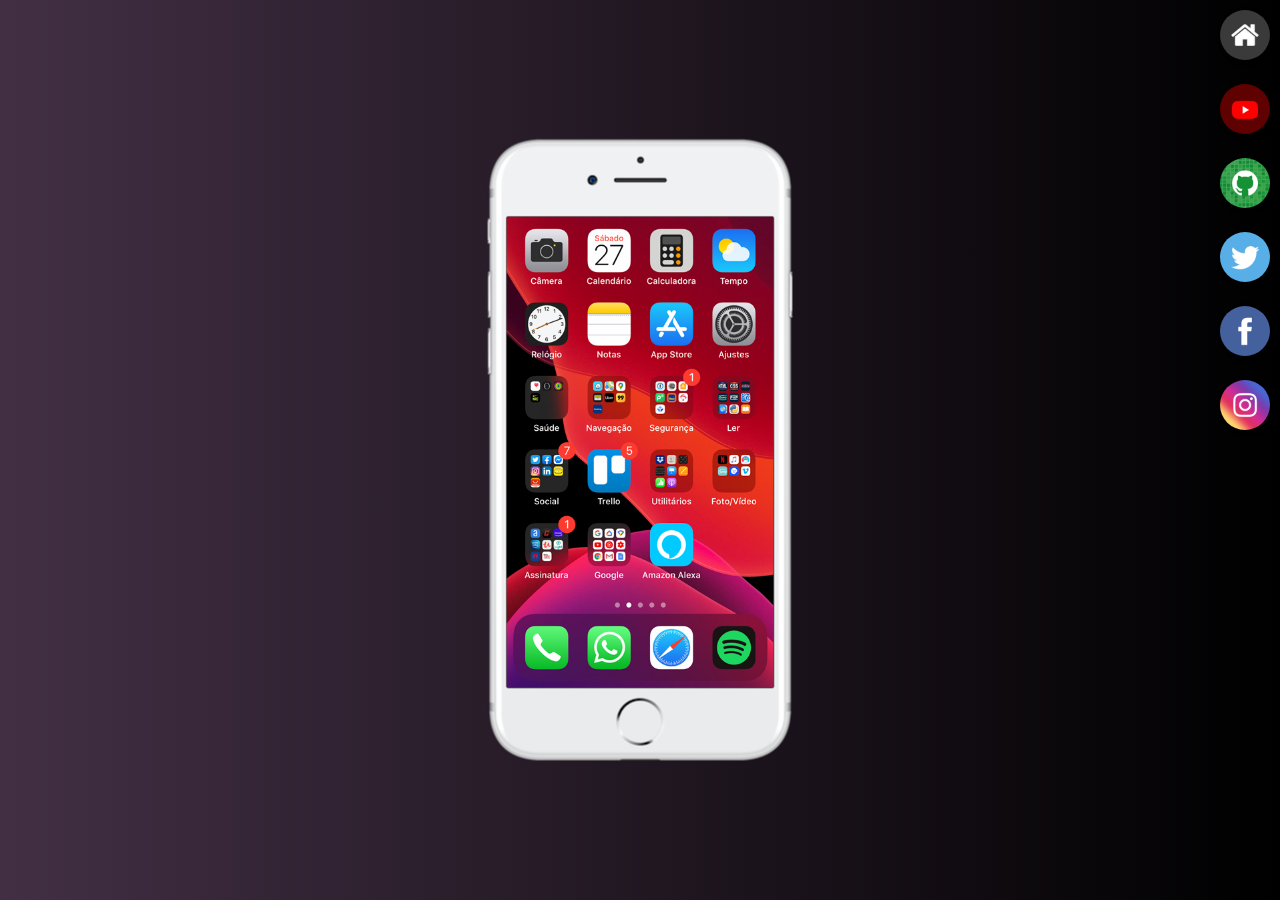
<file: index.html>
<!DOCTYPE html>
<html lang="pt-br">
<head>
    <meta charset="UTF-8">
    <meta name="viewport" content="width=device-width, initial-scale=1.0">
    <link rel="stylesheet" href="/estilos/style.css">
    <link rel="shortcut icon" href="/imagens/favicon.ico" type="image/x-icon">
    <title>Projeto Social</title>
</head>
<body>
    <main>
        <section id="telefone">
            <iframe src="home.html" frameborder="0" name="tela" id="tela">
            Seu navegador não é compatível.
            </iframe>
        </section>
        <section id="redes-sociais">
            <a href="home.html" target="tela"><img src="imagens/logo-home.jpg" alt="home"></a><br>
            <a href="youtube.html" target="tela"><img src="imagens/logo-youtube.jpg" alt="youtube"></a><br>
            <a href="github.html" target="tela"><img src="imagens/logo-github.jpg" alt="github"></a><br>
            <a href="twitter.html" target="tela"><img src="imagens/logo-twitter.jpg" alt="twitter"></a><br>
            <a href="facebook.html" target="tela"><img src="imagens/logo-facebook.jpg" alt="facebook"></a><br>
            <a href="instagram.html" target="tela"><img src="imagens/logo-instagram.jpg" alt="instagram"></a>
        </section>
    </main>
</body>
</html>
</file>
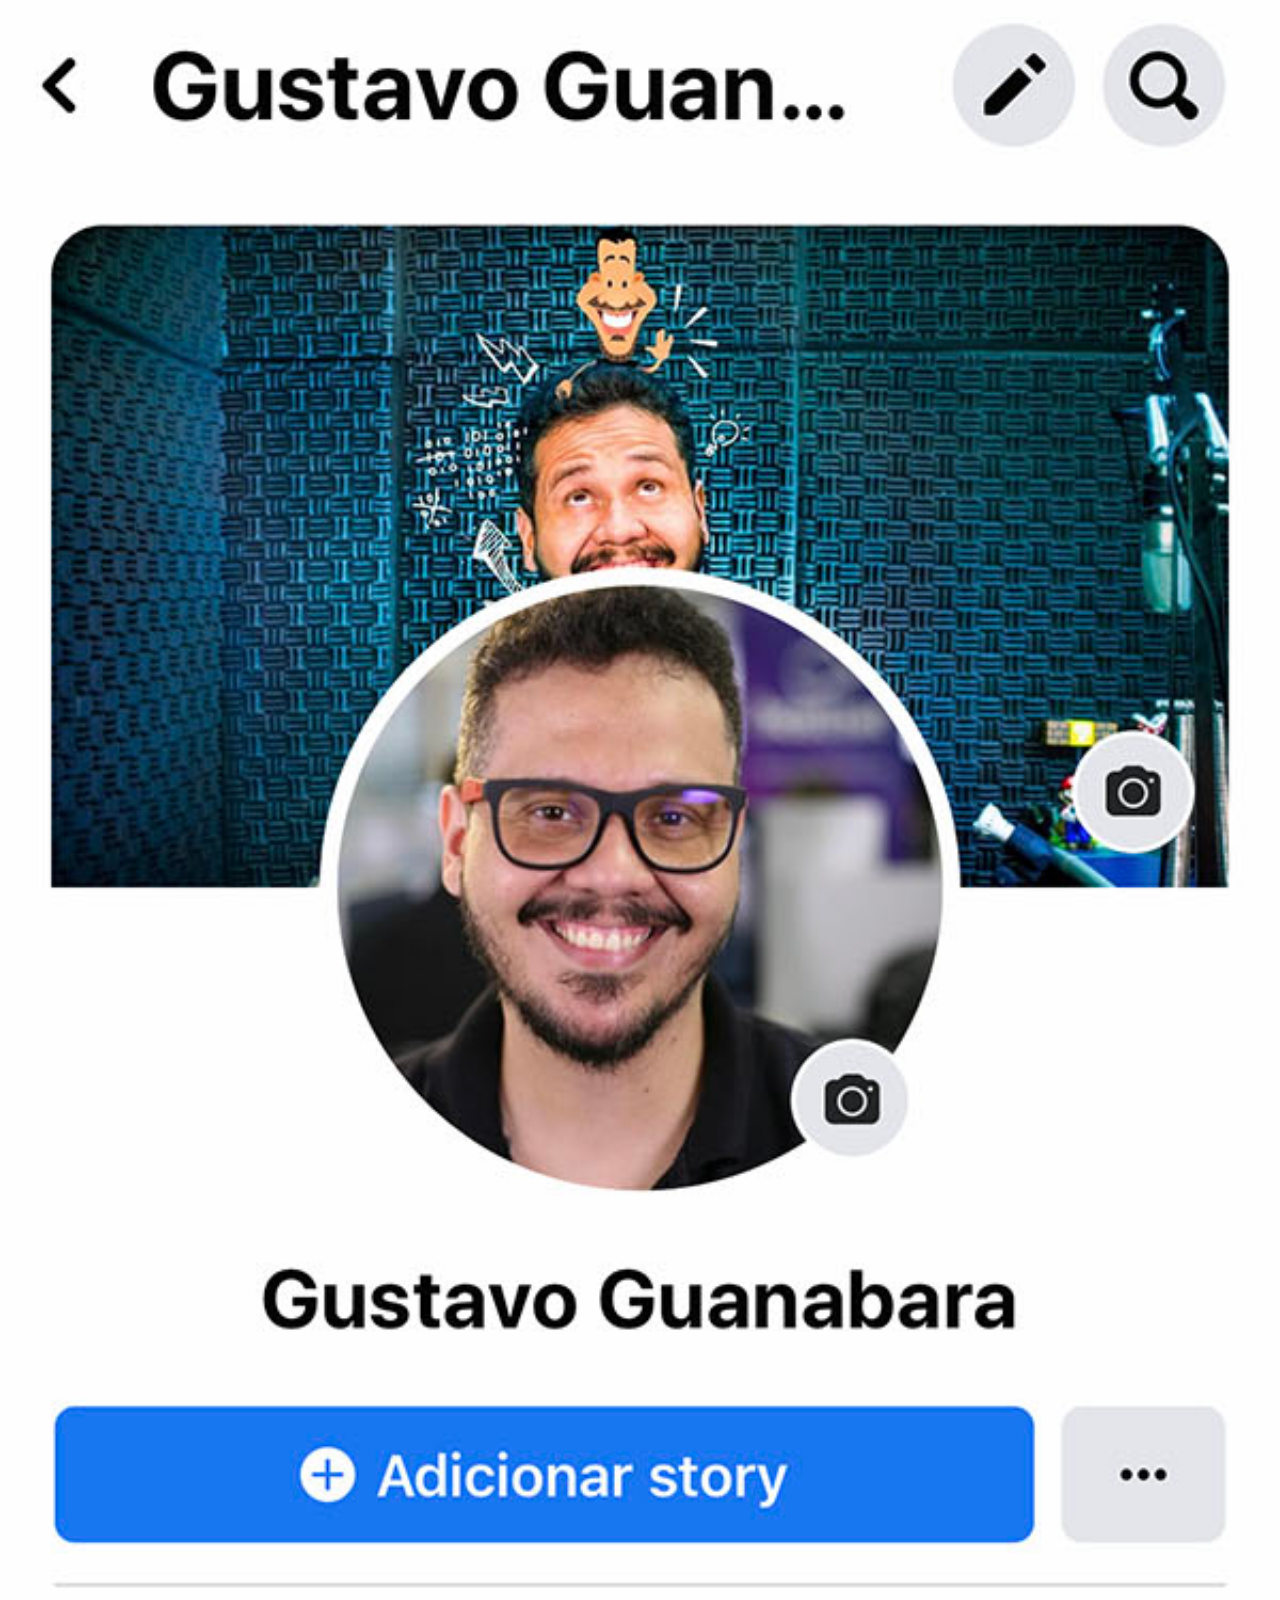
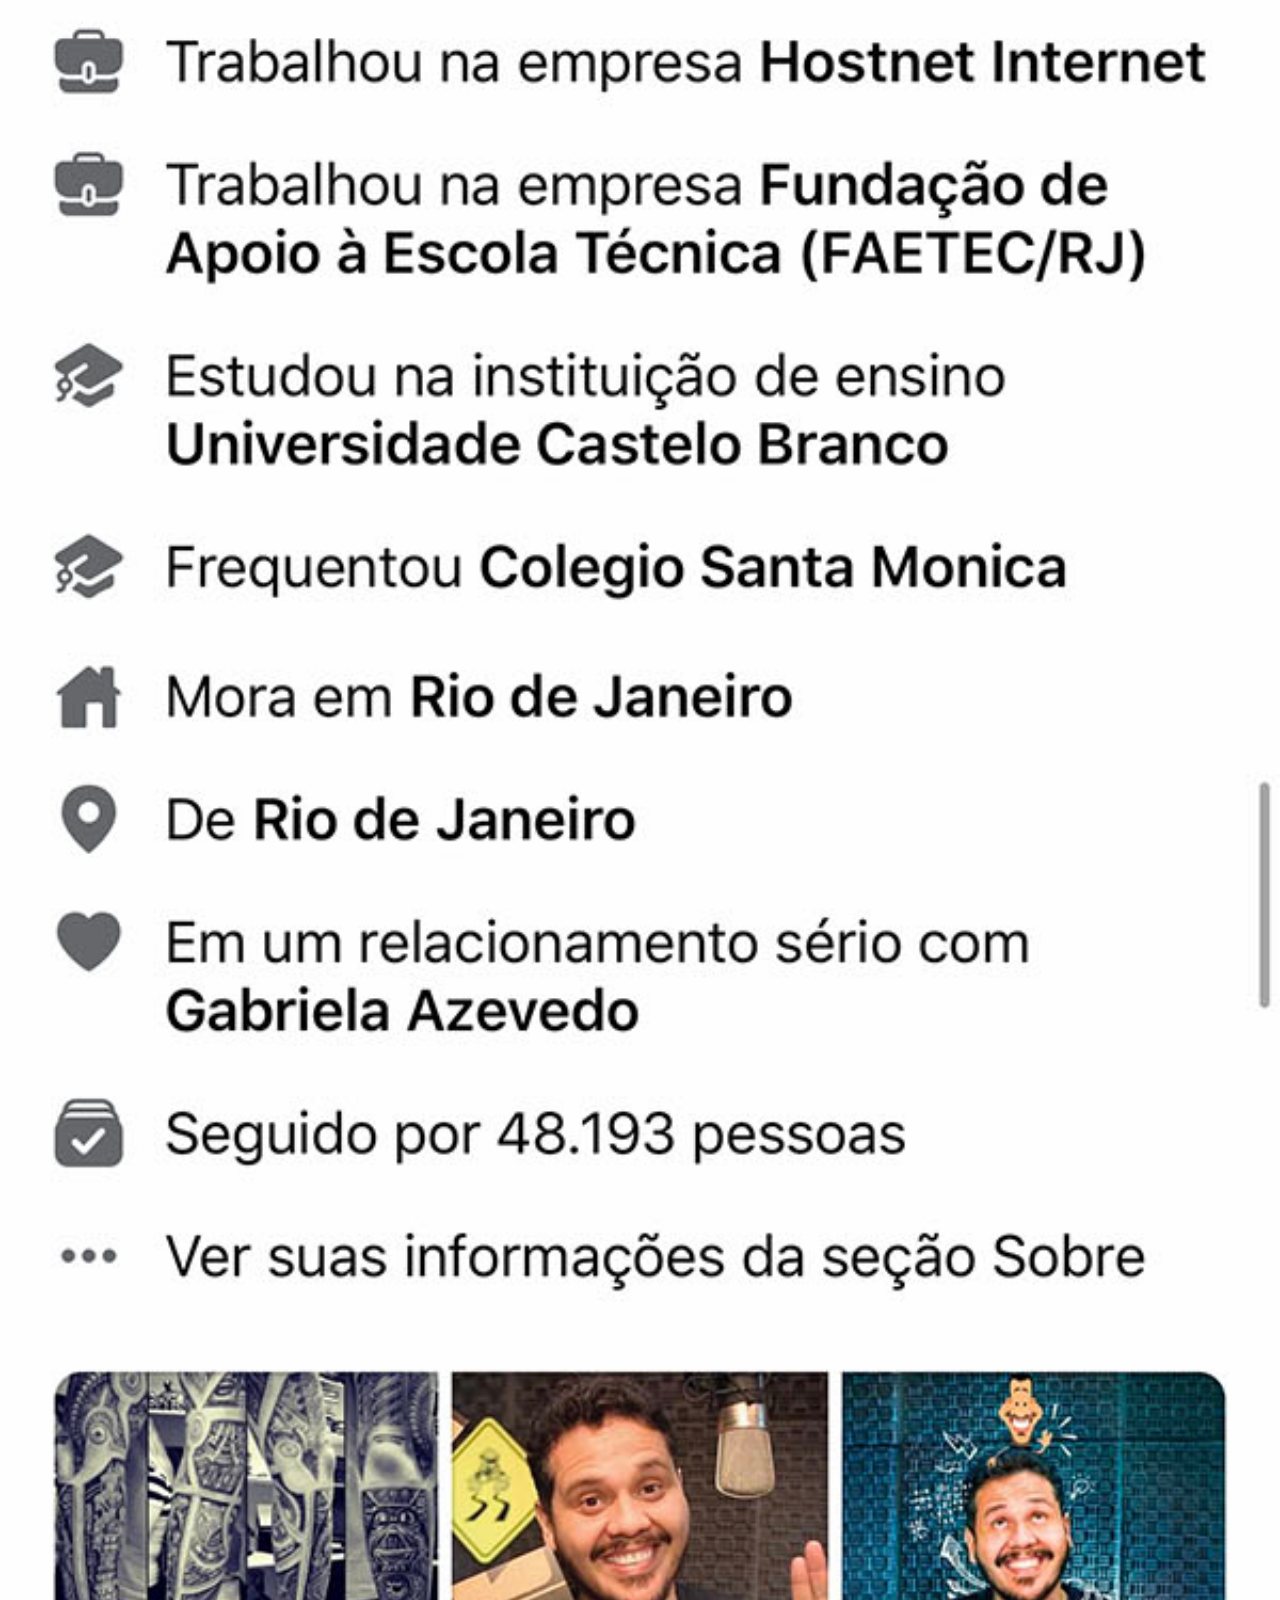
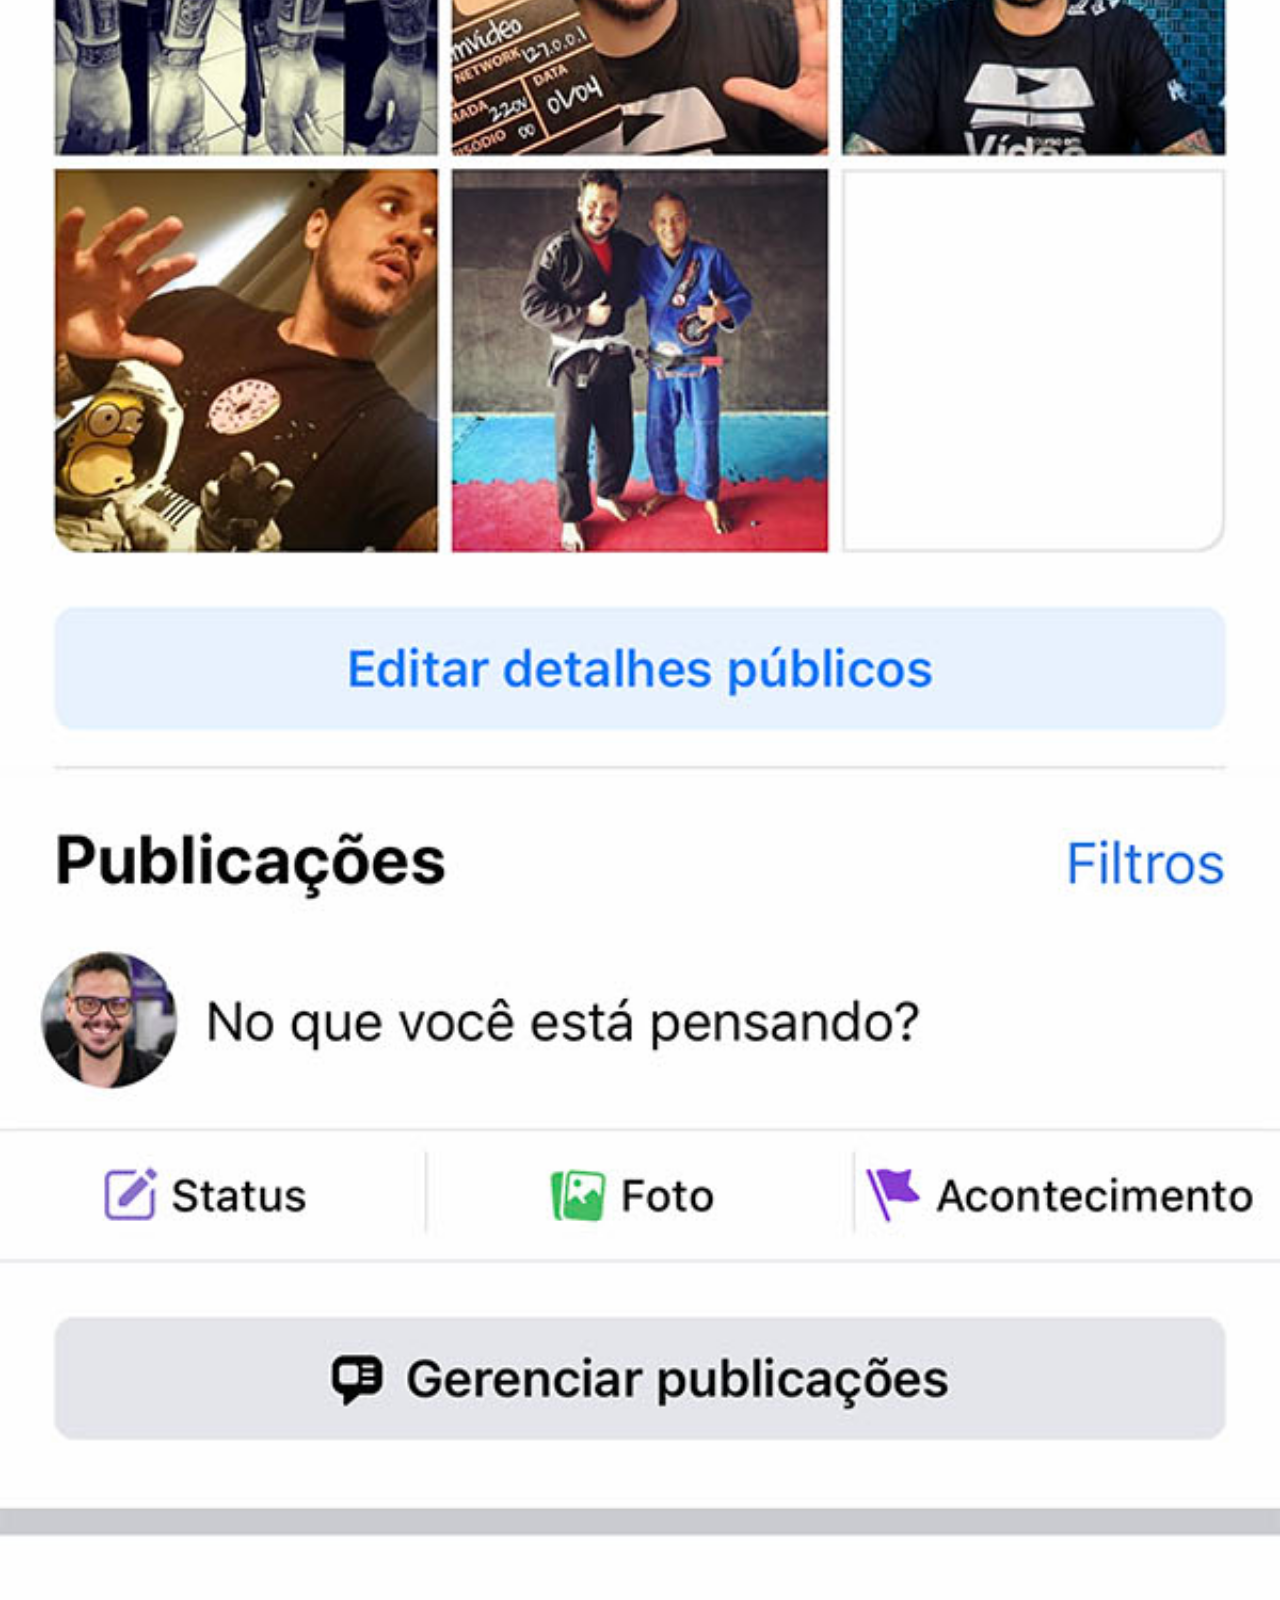
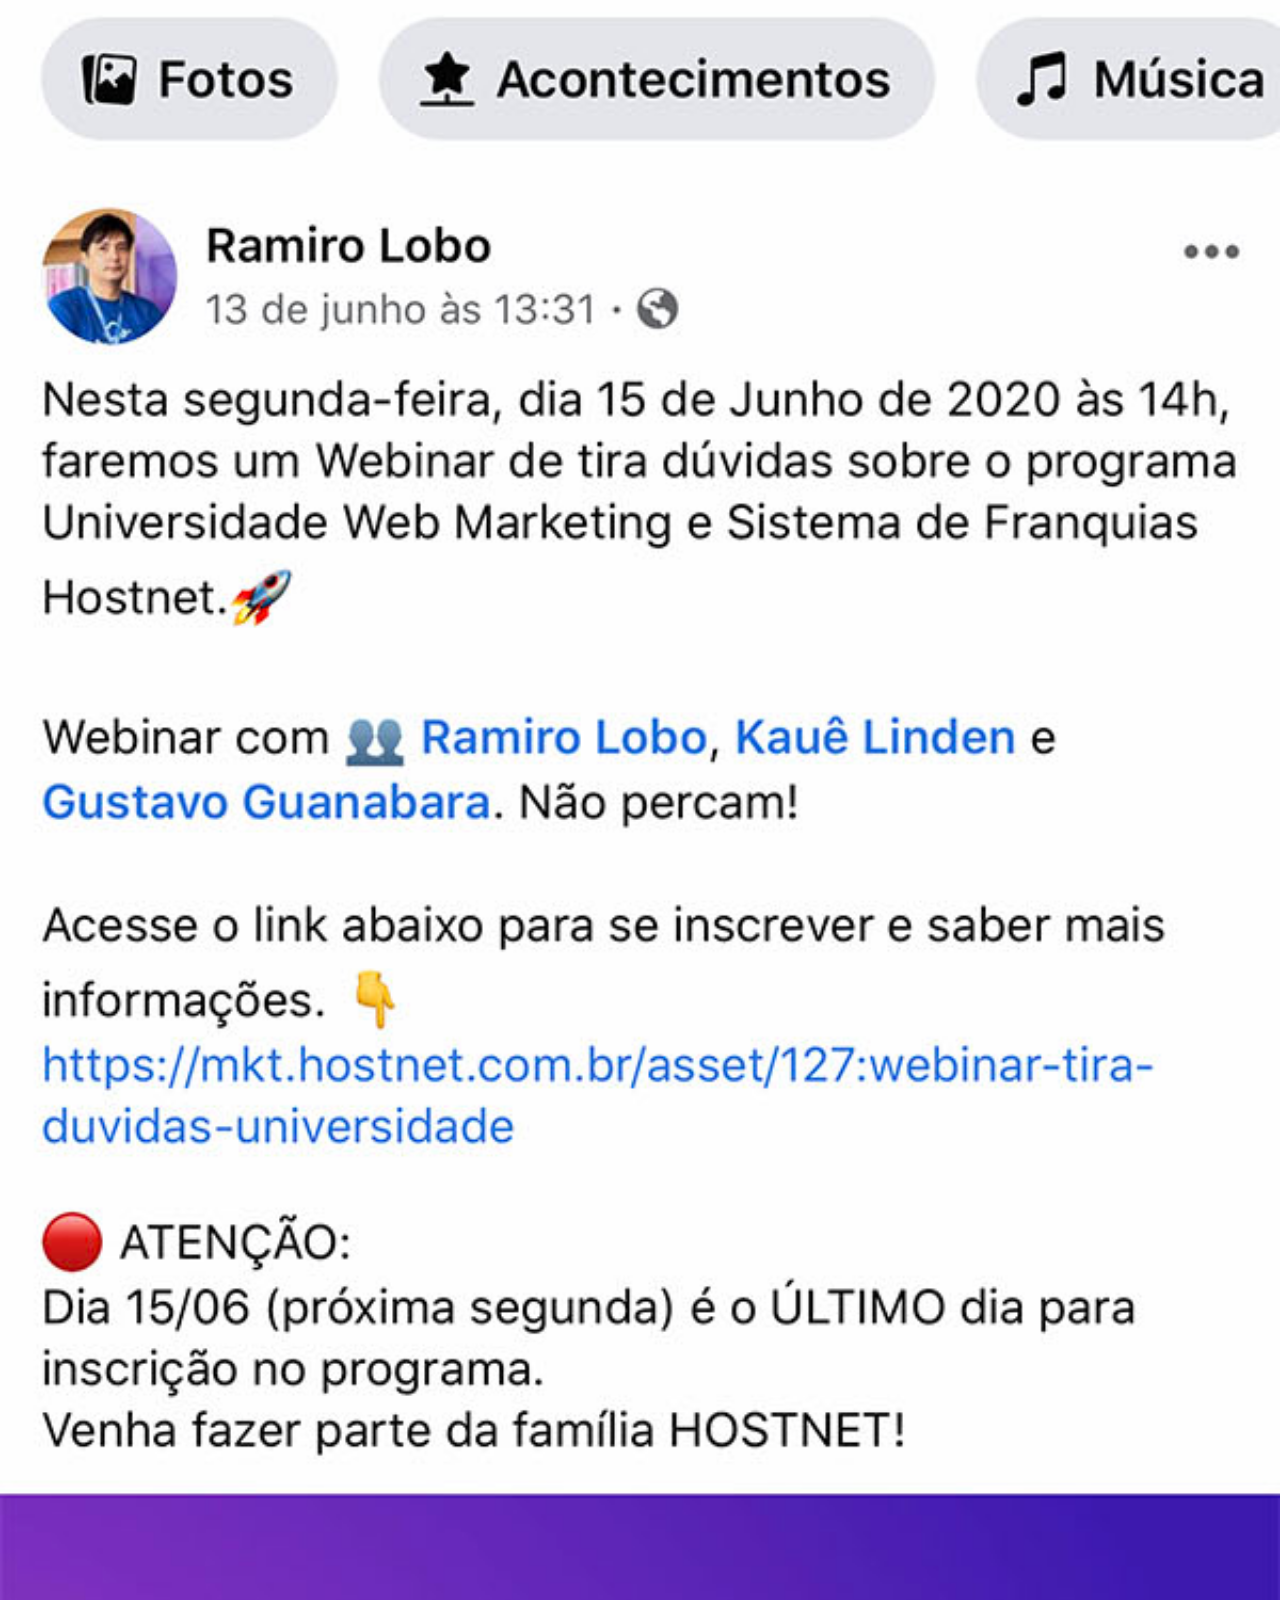
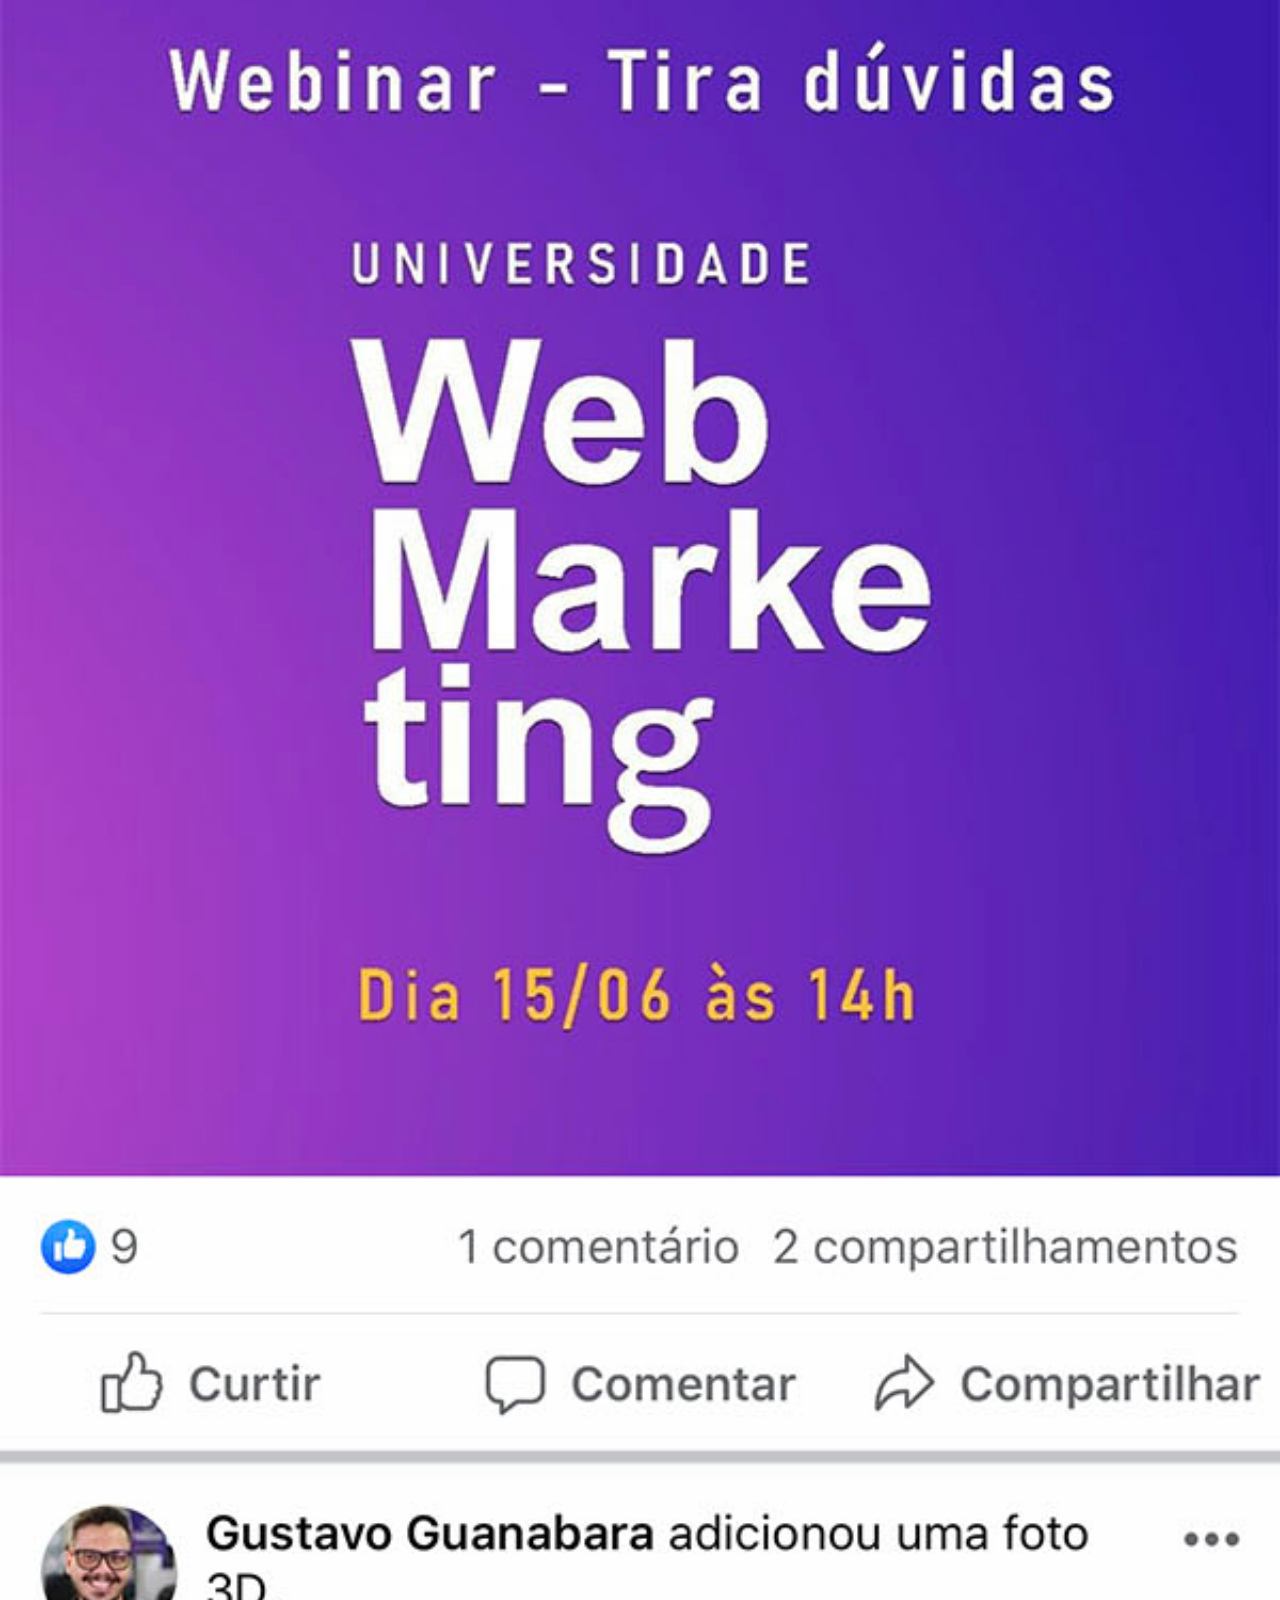
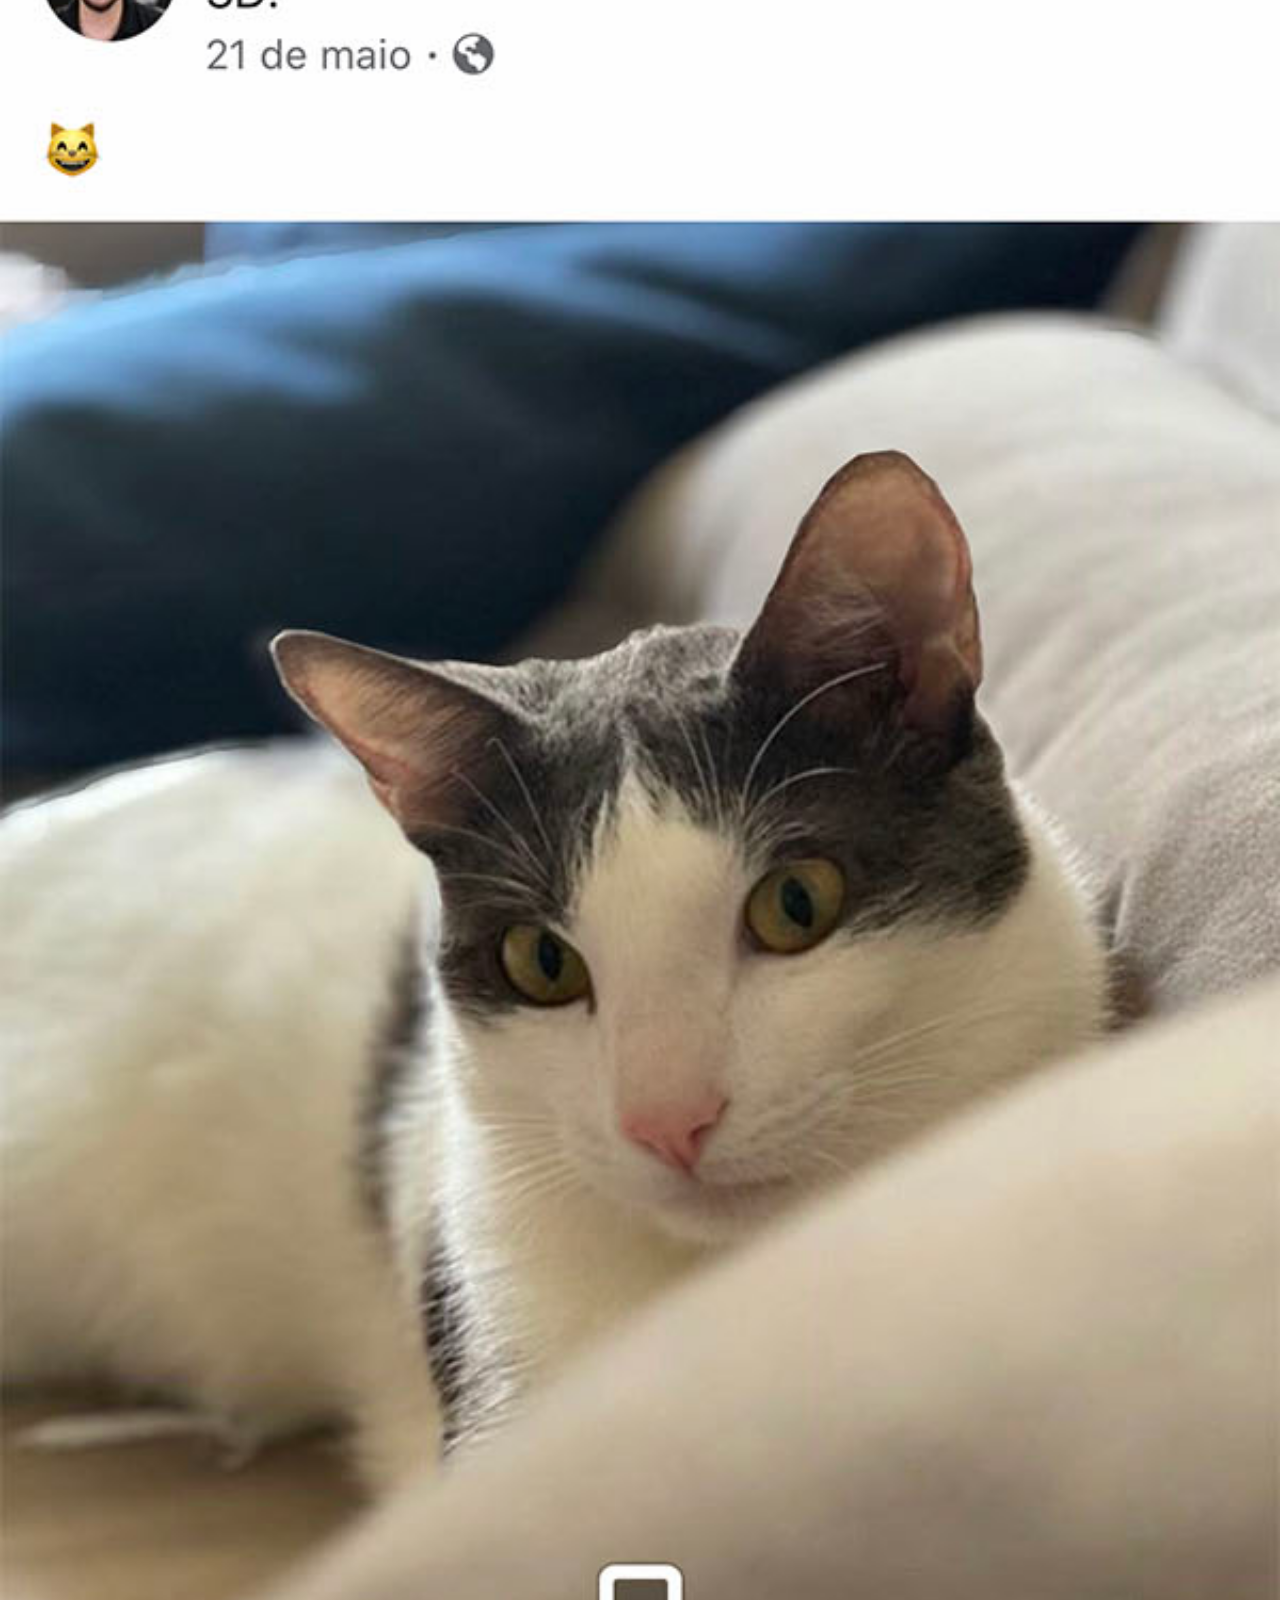
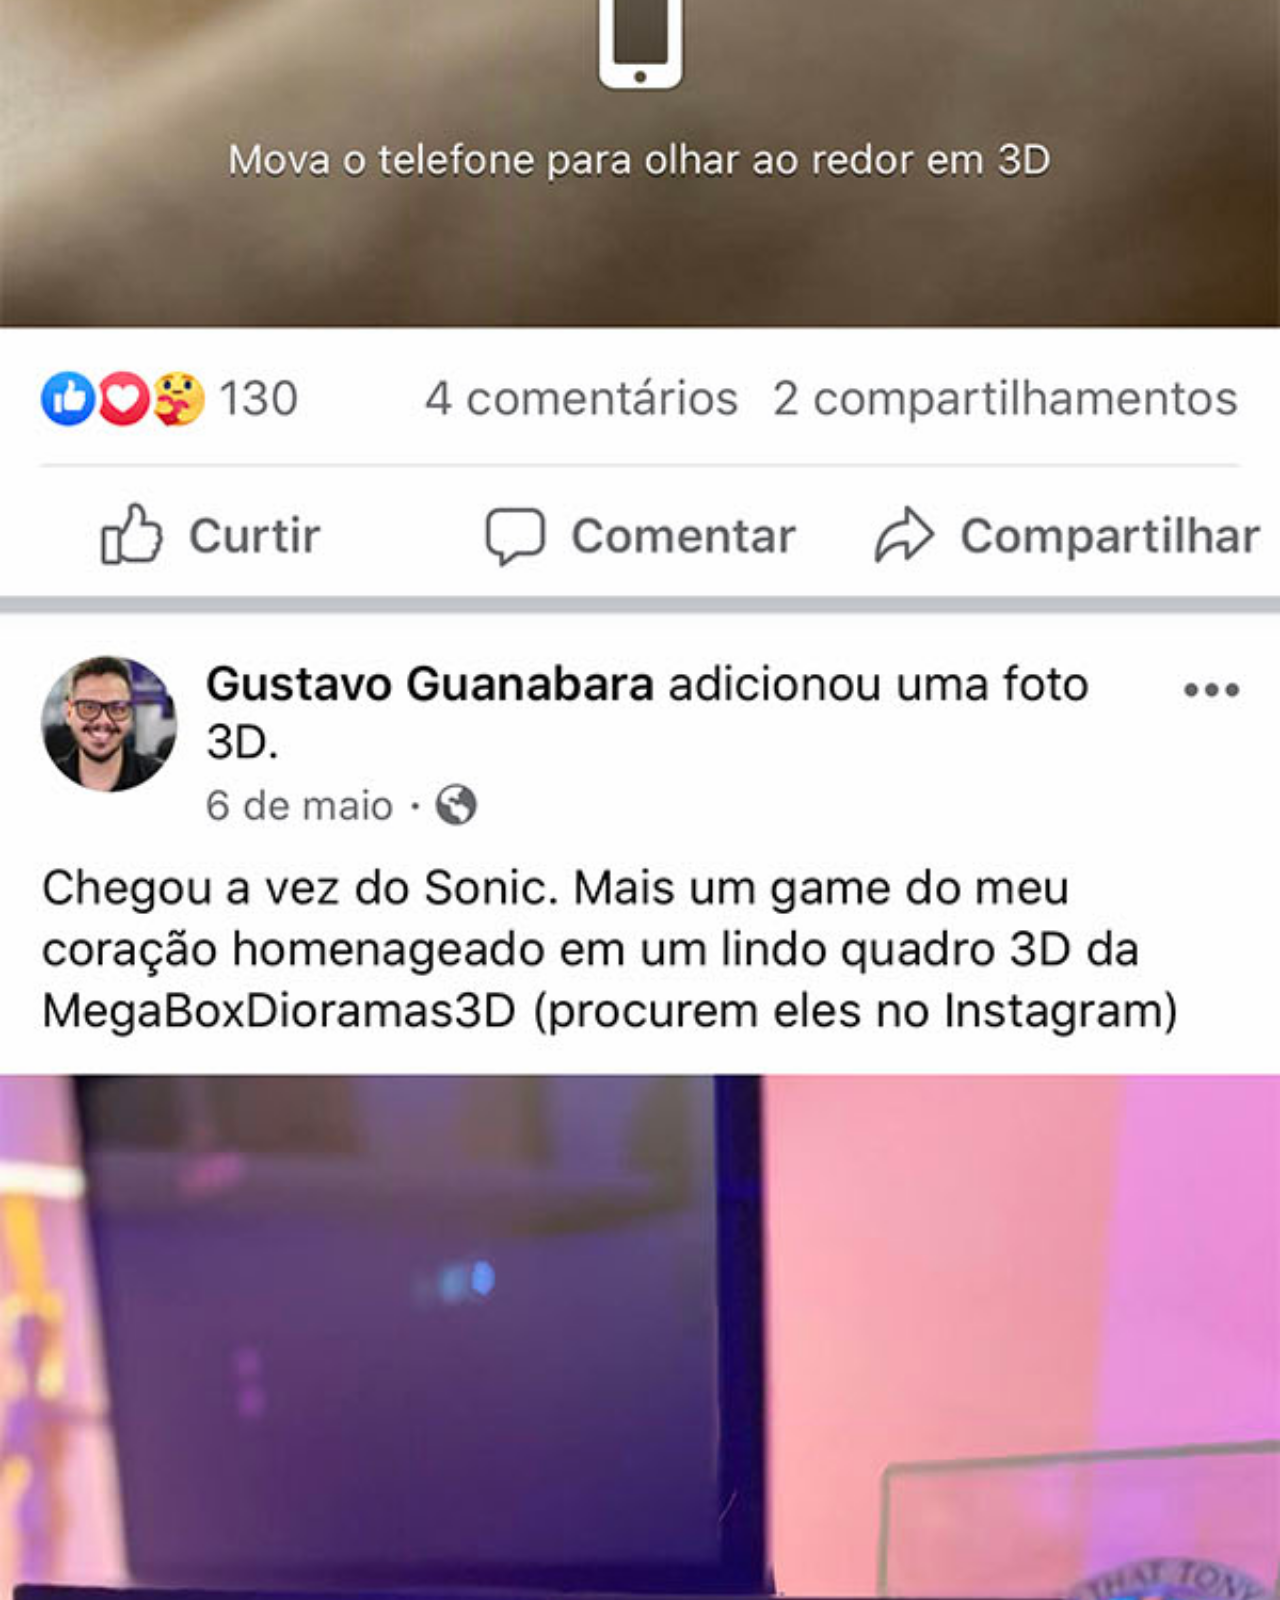
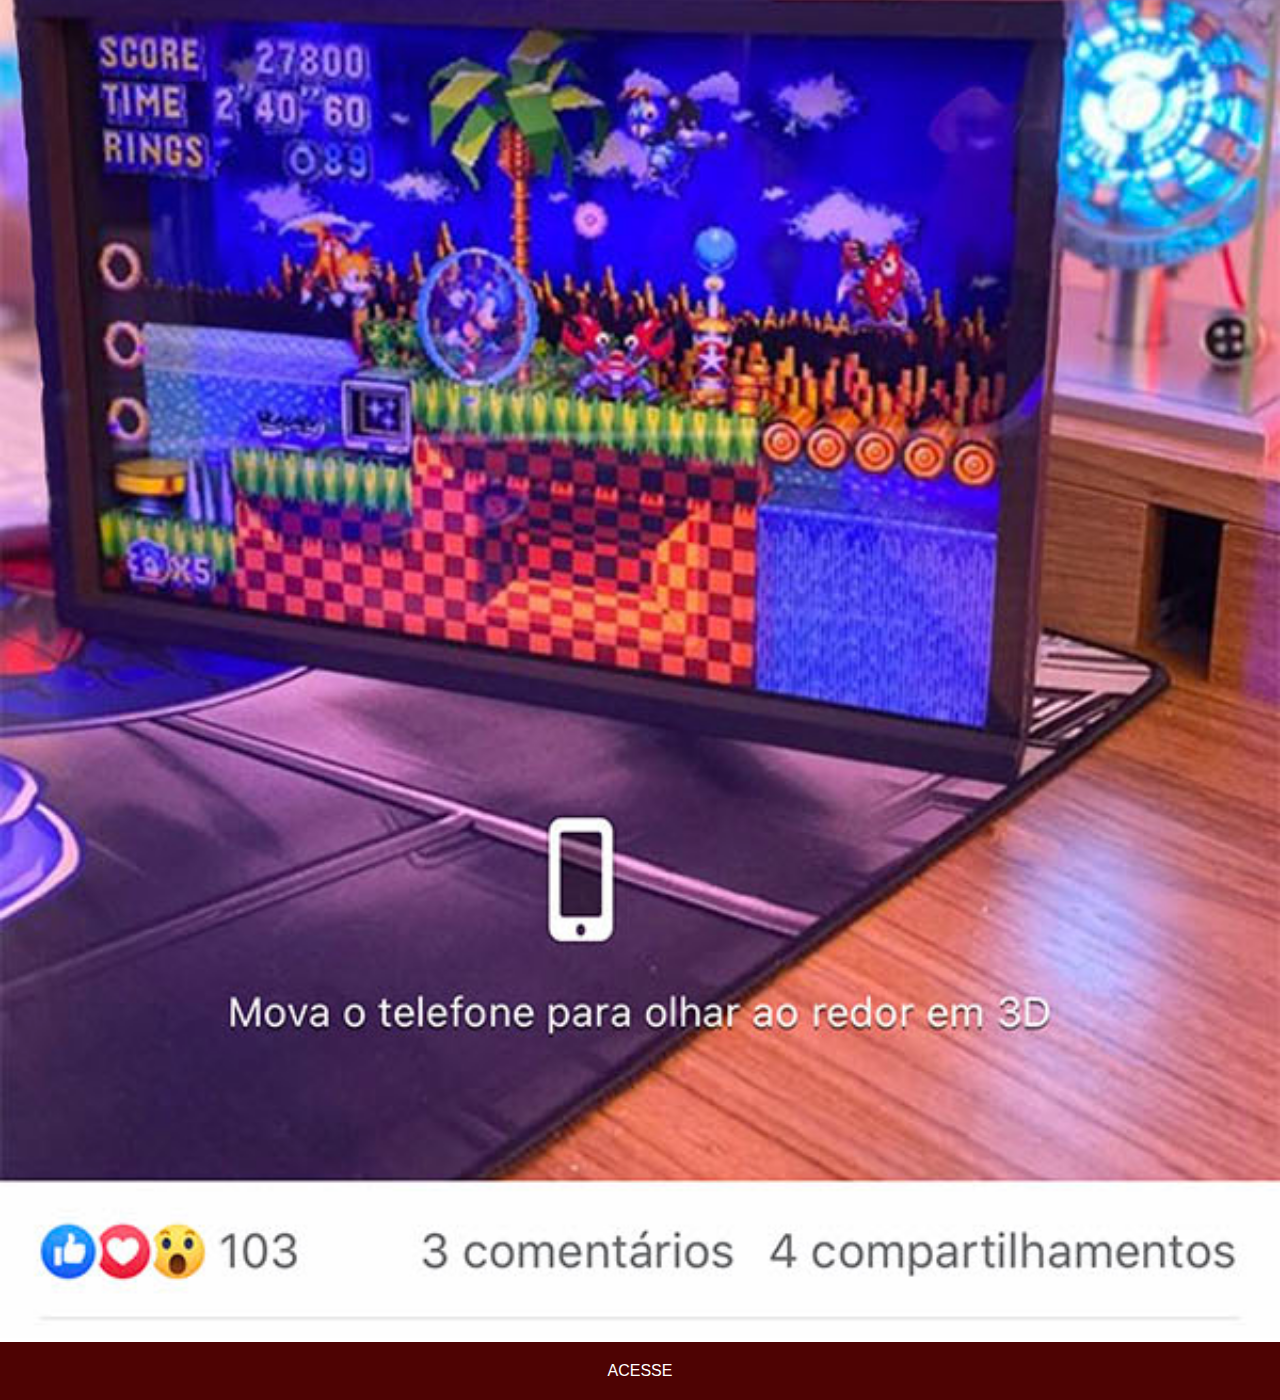
<file: facebook.html>
<!DOCTYPE html>
<html lang="pt-br">
<head>
    <meta charset="UTF-8">
    <meta name="viewport" content="width=device-width, initial-scale=1.0">
    <link rel="stylesheet" href="estilos/social.css">
    <title>facebook</title>
</head>
<body>
    <img src="imagens/tela-facebook.jpg" alt="facebook">
    <a href="https://www.facebook.com/gustavoguanabara" target="_blank">ACESSE</a>

</body>
</html>
</file>
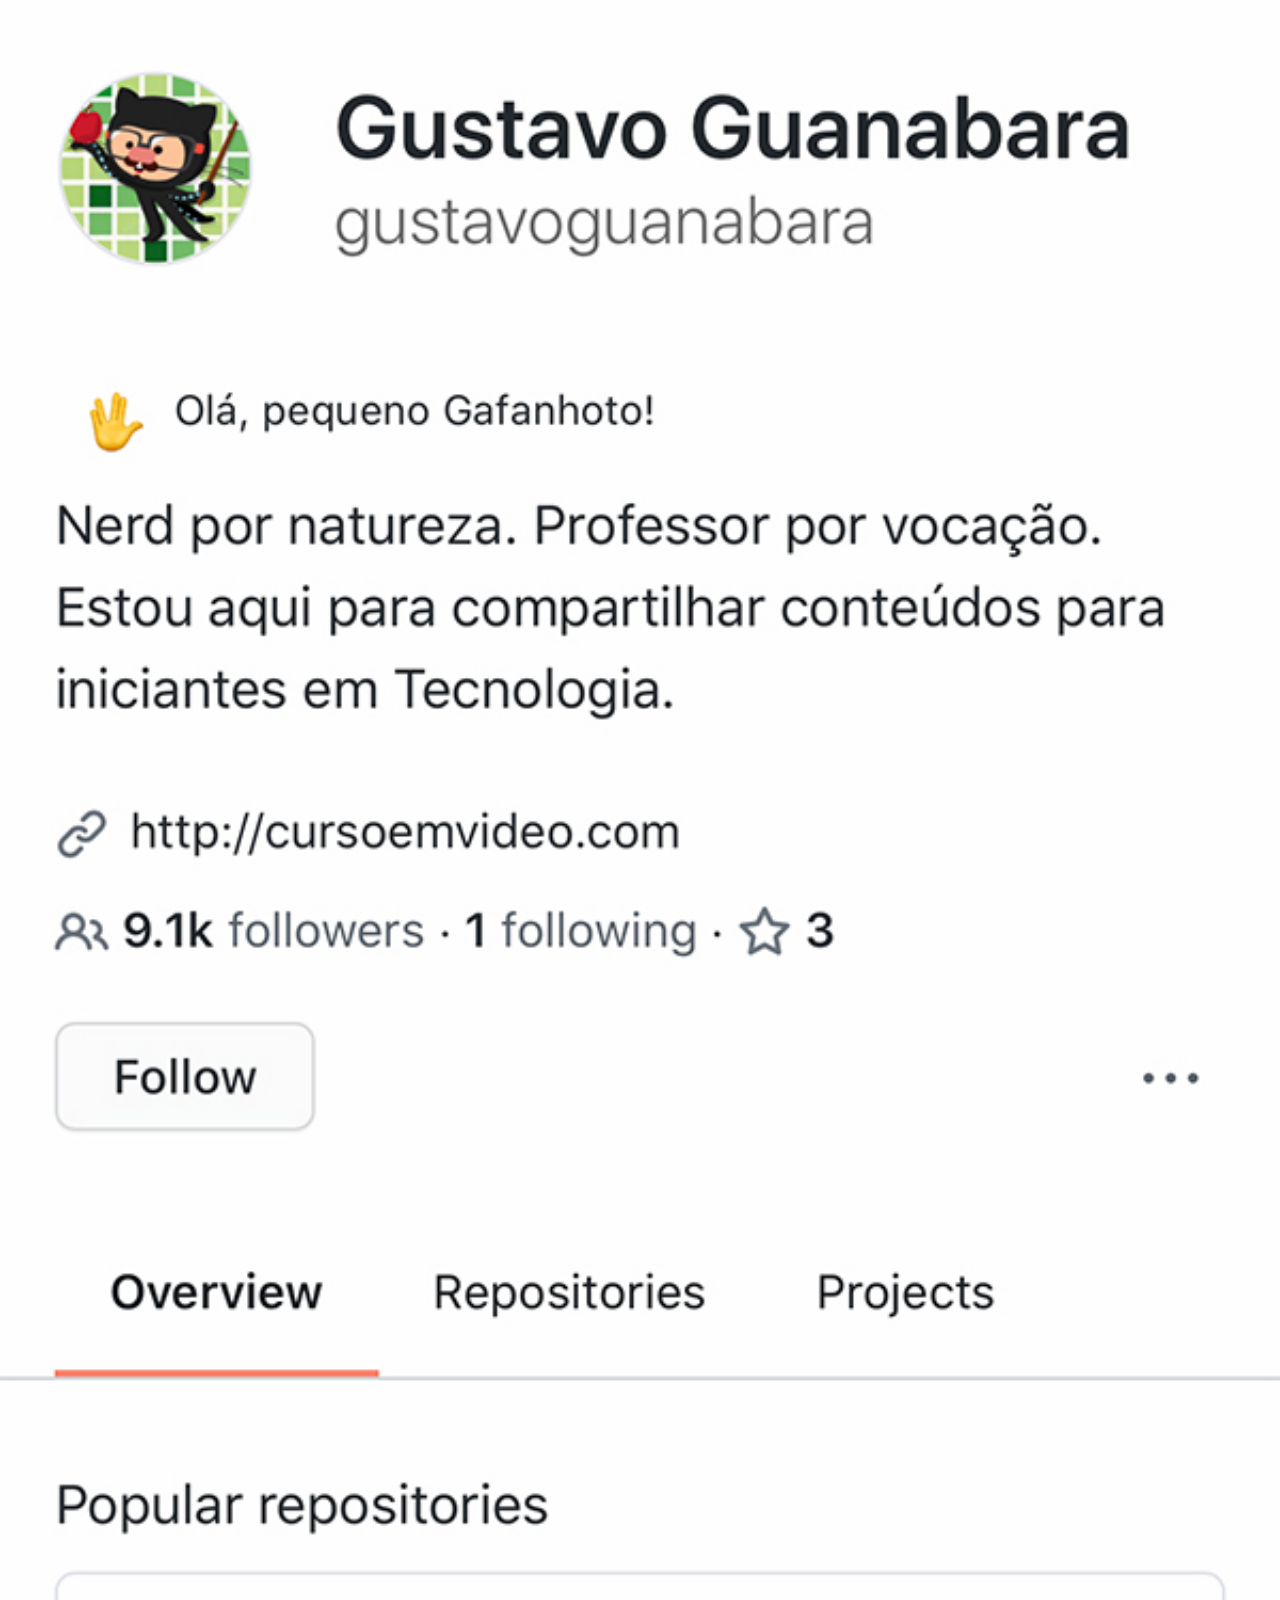
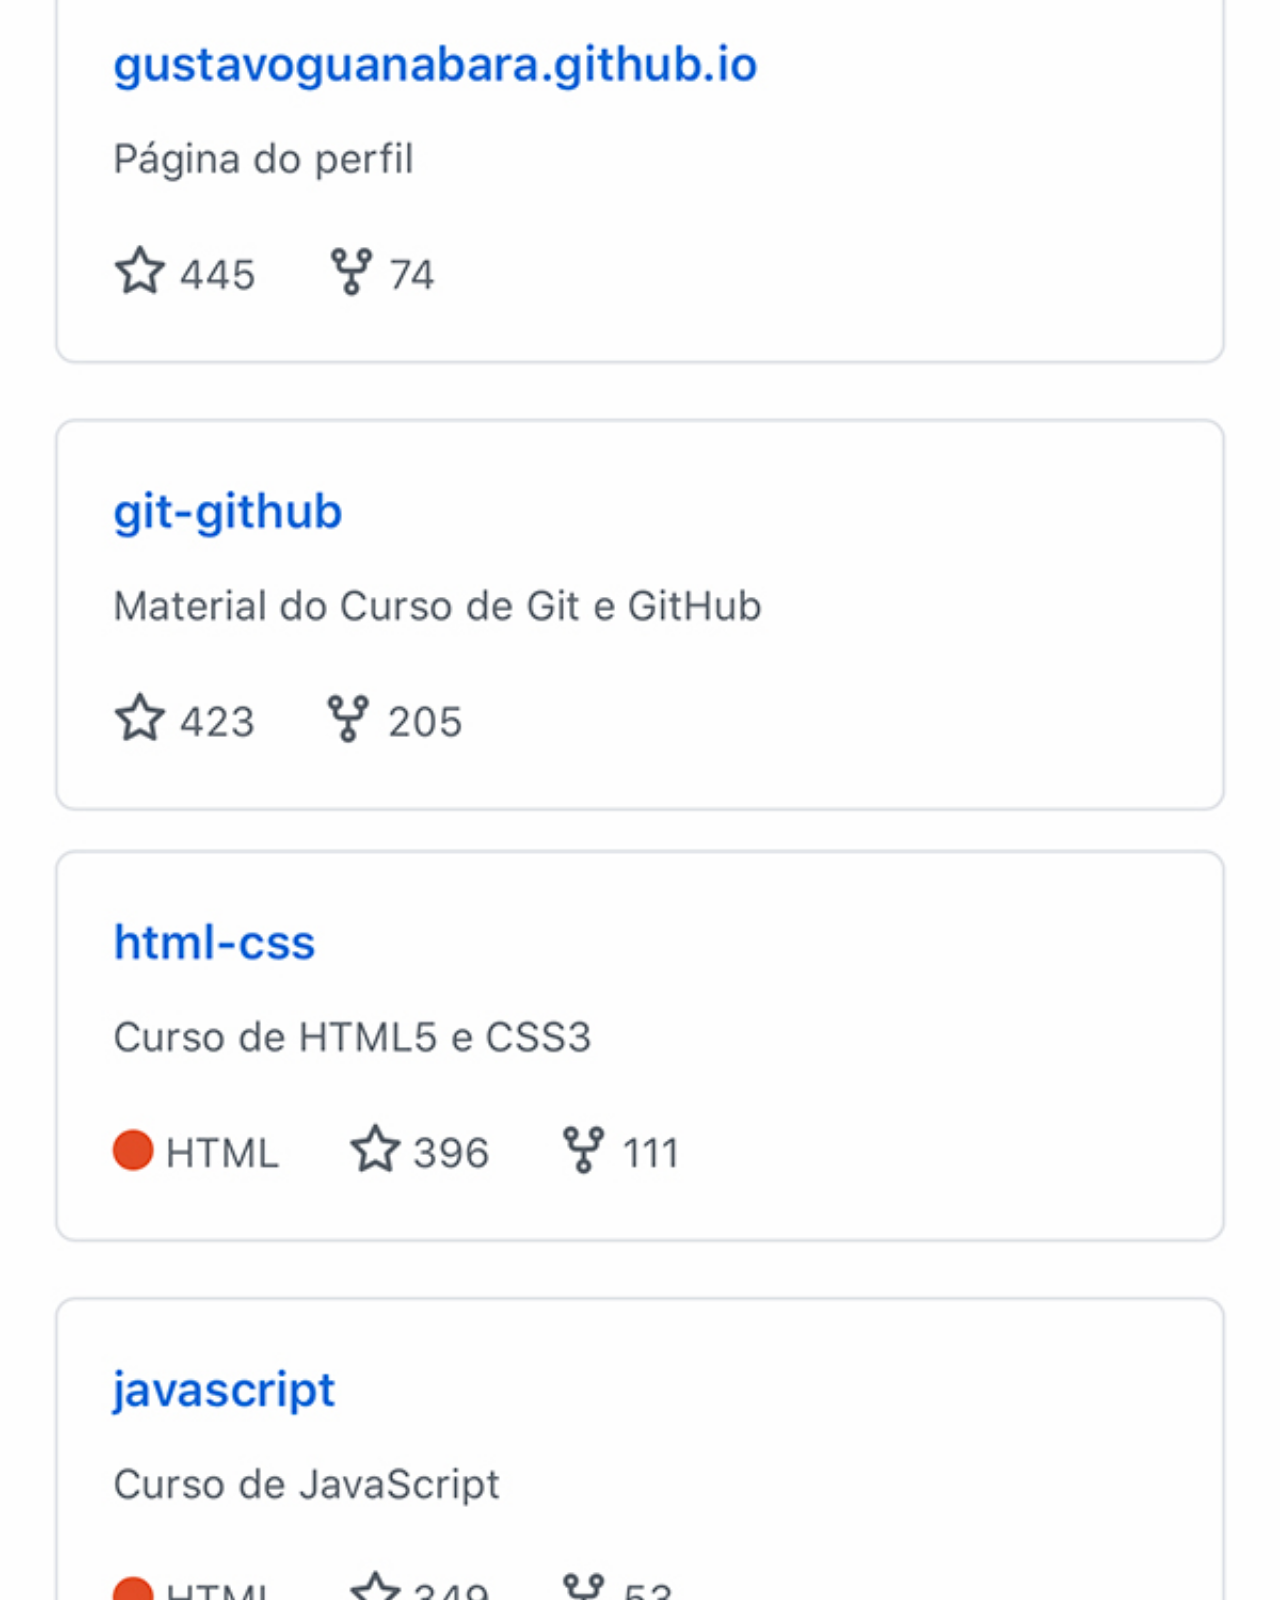
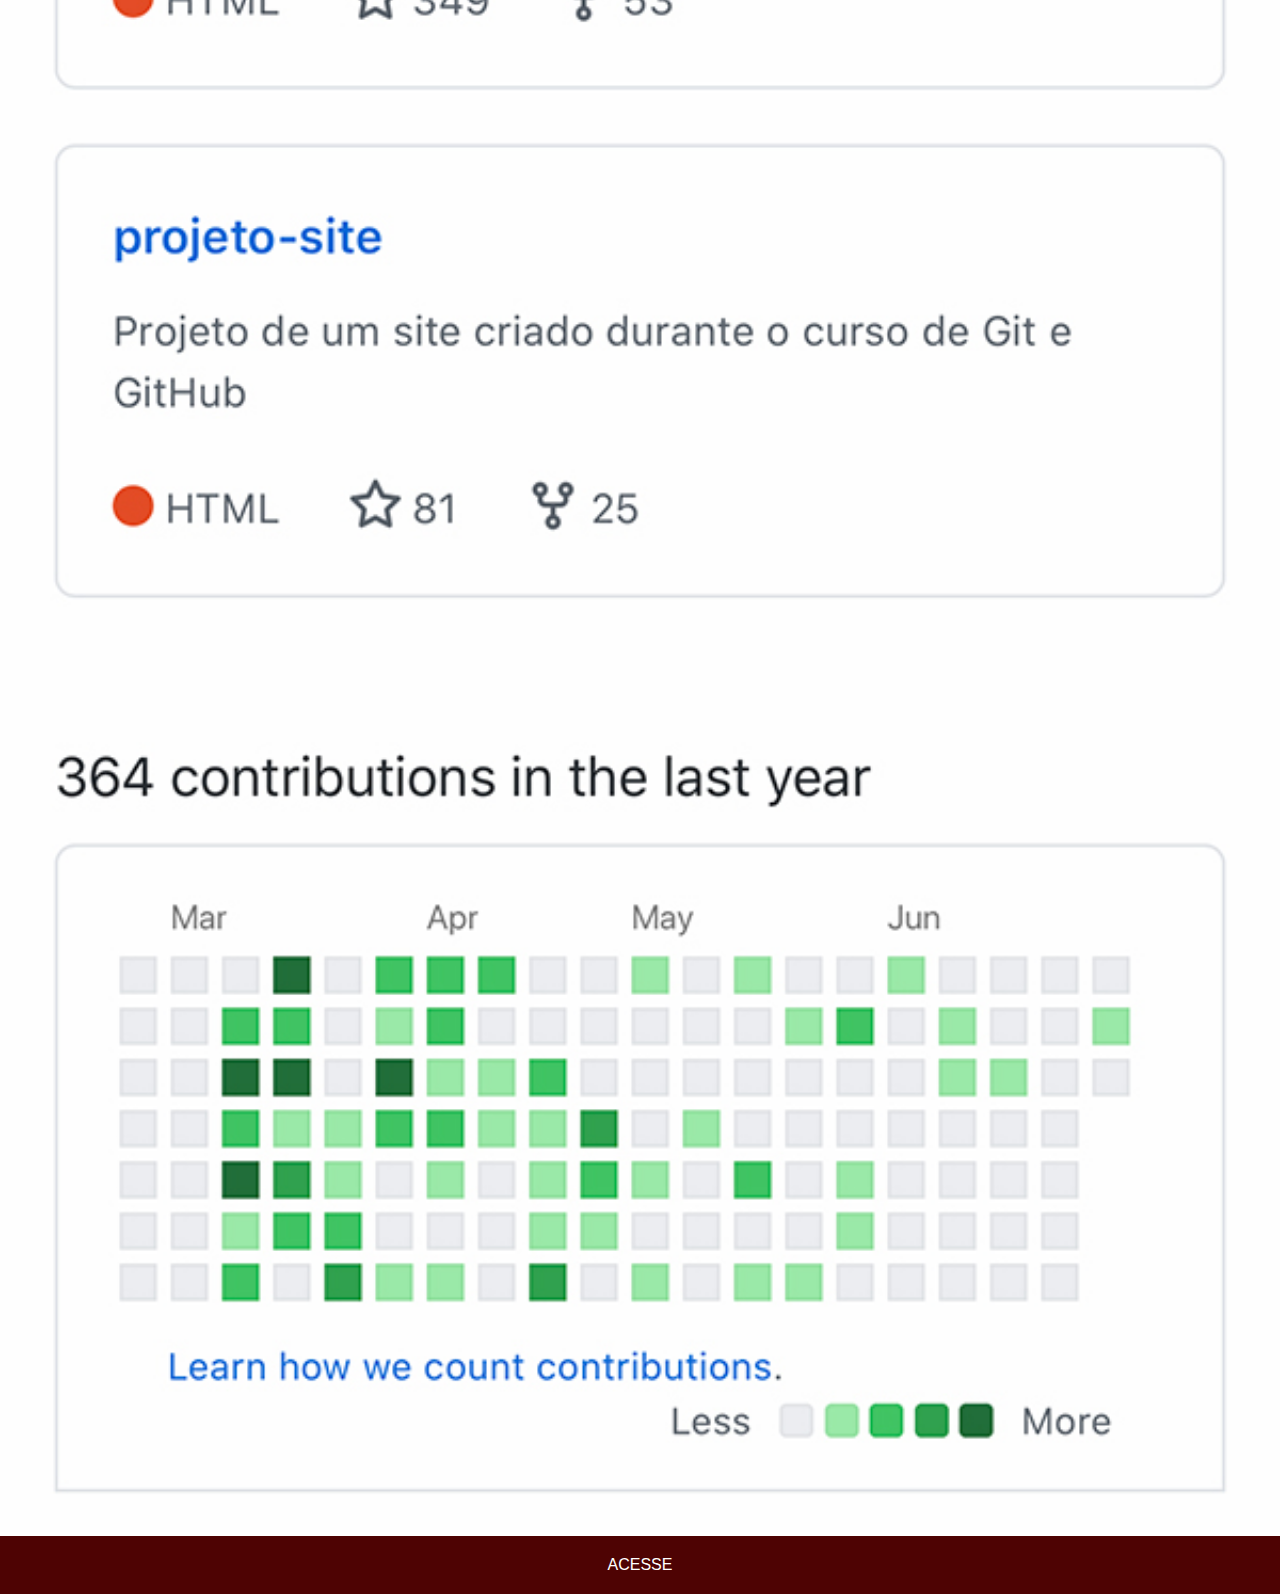
<file: github.html>
<!DOCTYPE html>
<html lang="pt-br">
<head>
    <meta charset="UTF-8">
    <meta name="viewport" content="width=device-width, initial-scale=1.0">
    <link rel="stylesheet" href="estilos/social.css">
    <title>github</title>
</head>
<body>
    <img src="imagens/tela-github.jpg" alt="github">
    <a href="https://github.com/gustavoguanabara" target="_blank">ACESSE</a>
</body>
</html>
</file>
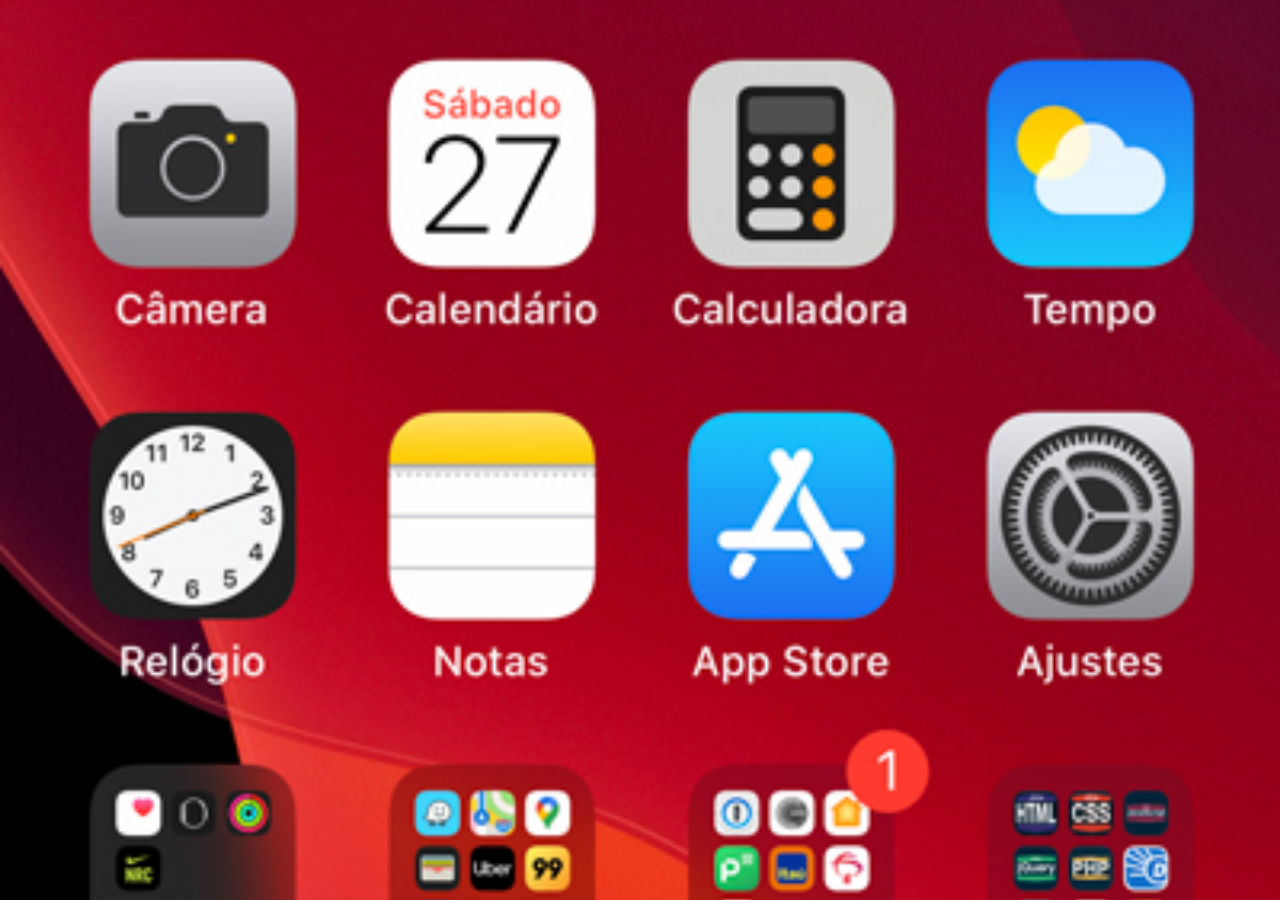
<file: home.html>
<!DOCTYPE html>
<html lang="pt-br">
<head>
    <meta charset="UTF-8">
    <meta name="viewport" content="width=device-width, initial-scale=1.0">
    <title>home</title>
</head>
<style>
    * {
        margin: 0px;
        padding: 0px;
    }

    body {
        height: 100vh;
        width: 100vw;
        background: url(/imagens/tela-home.jpg) no-repeat top center;
        background-size: cover; 
    }

</style>
<body>
    
</body>
</html>
</file>
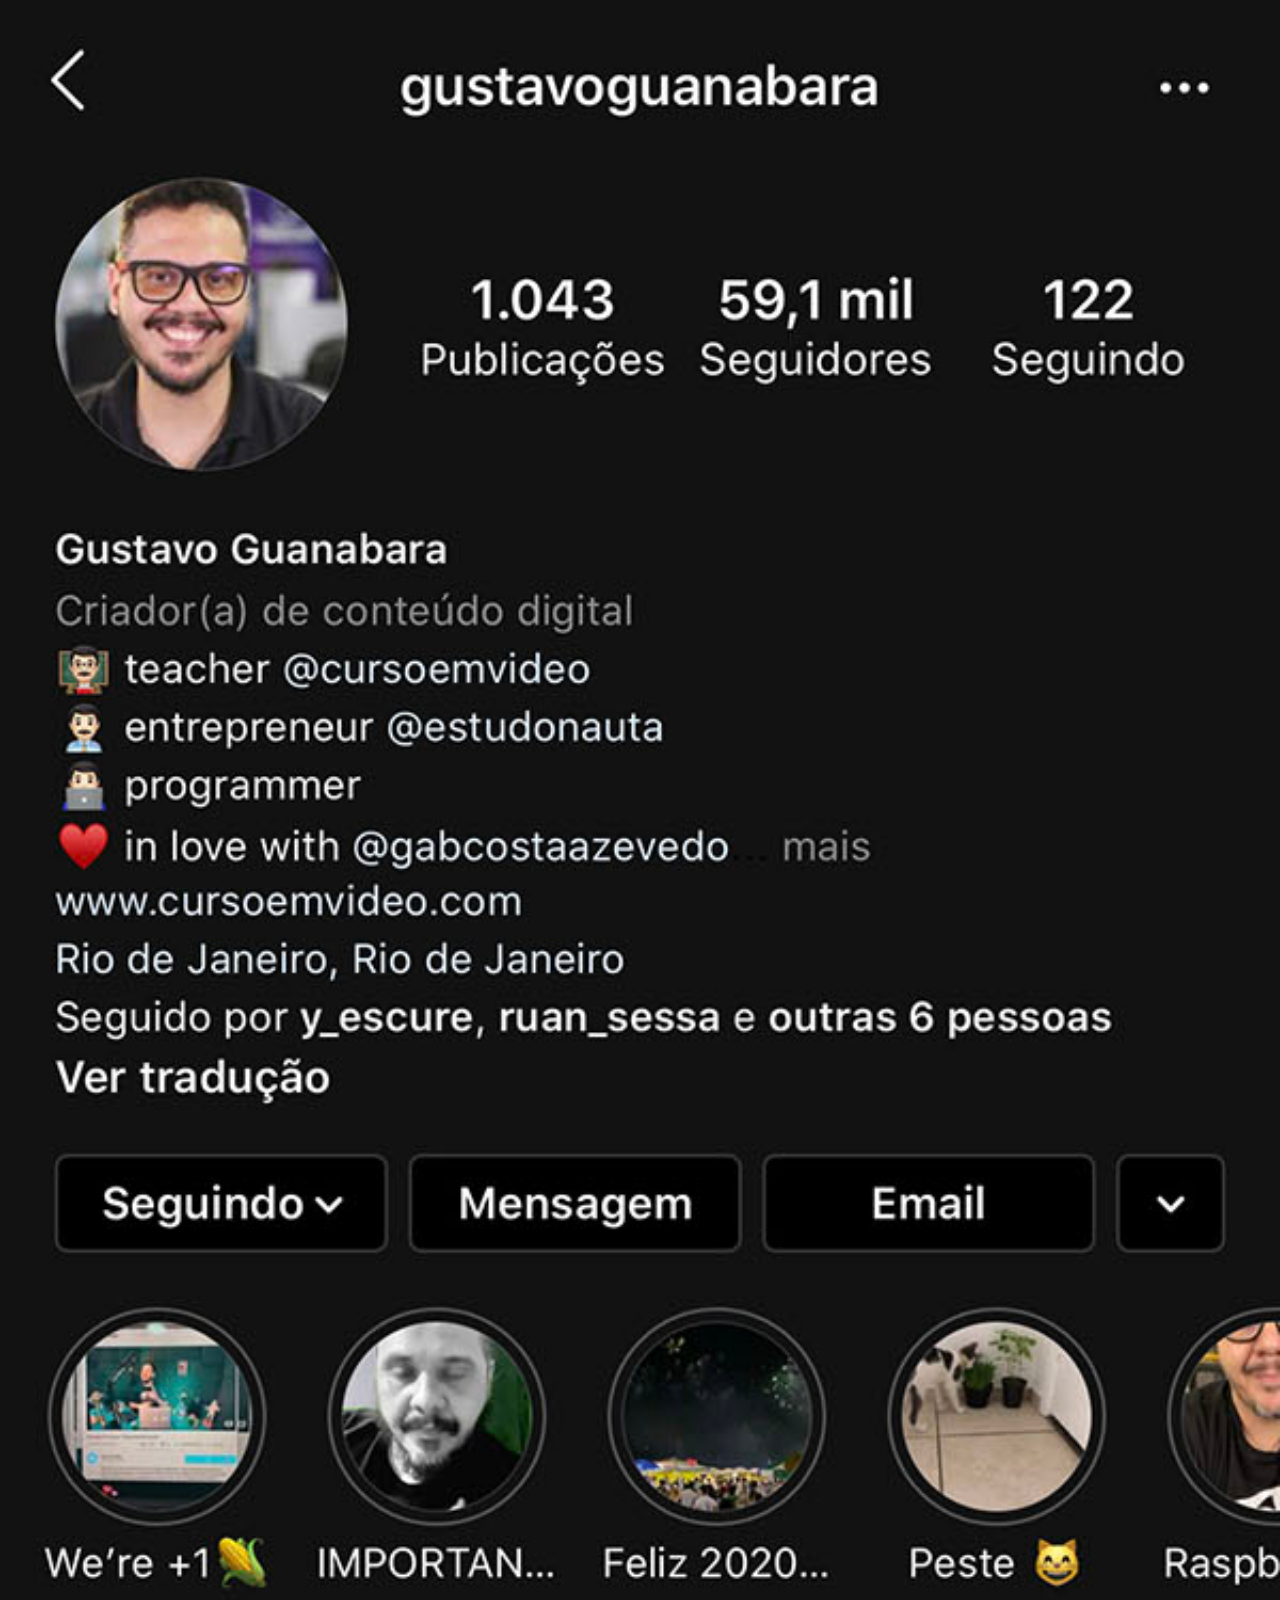
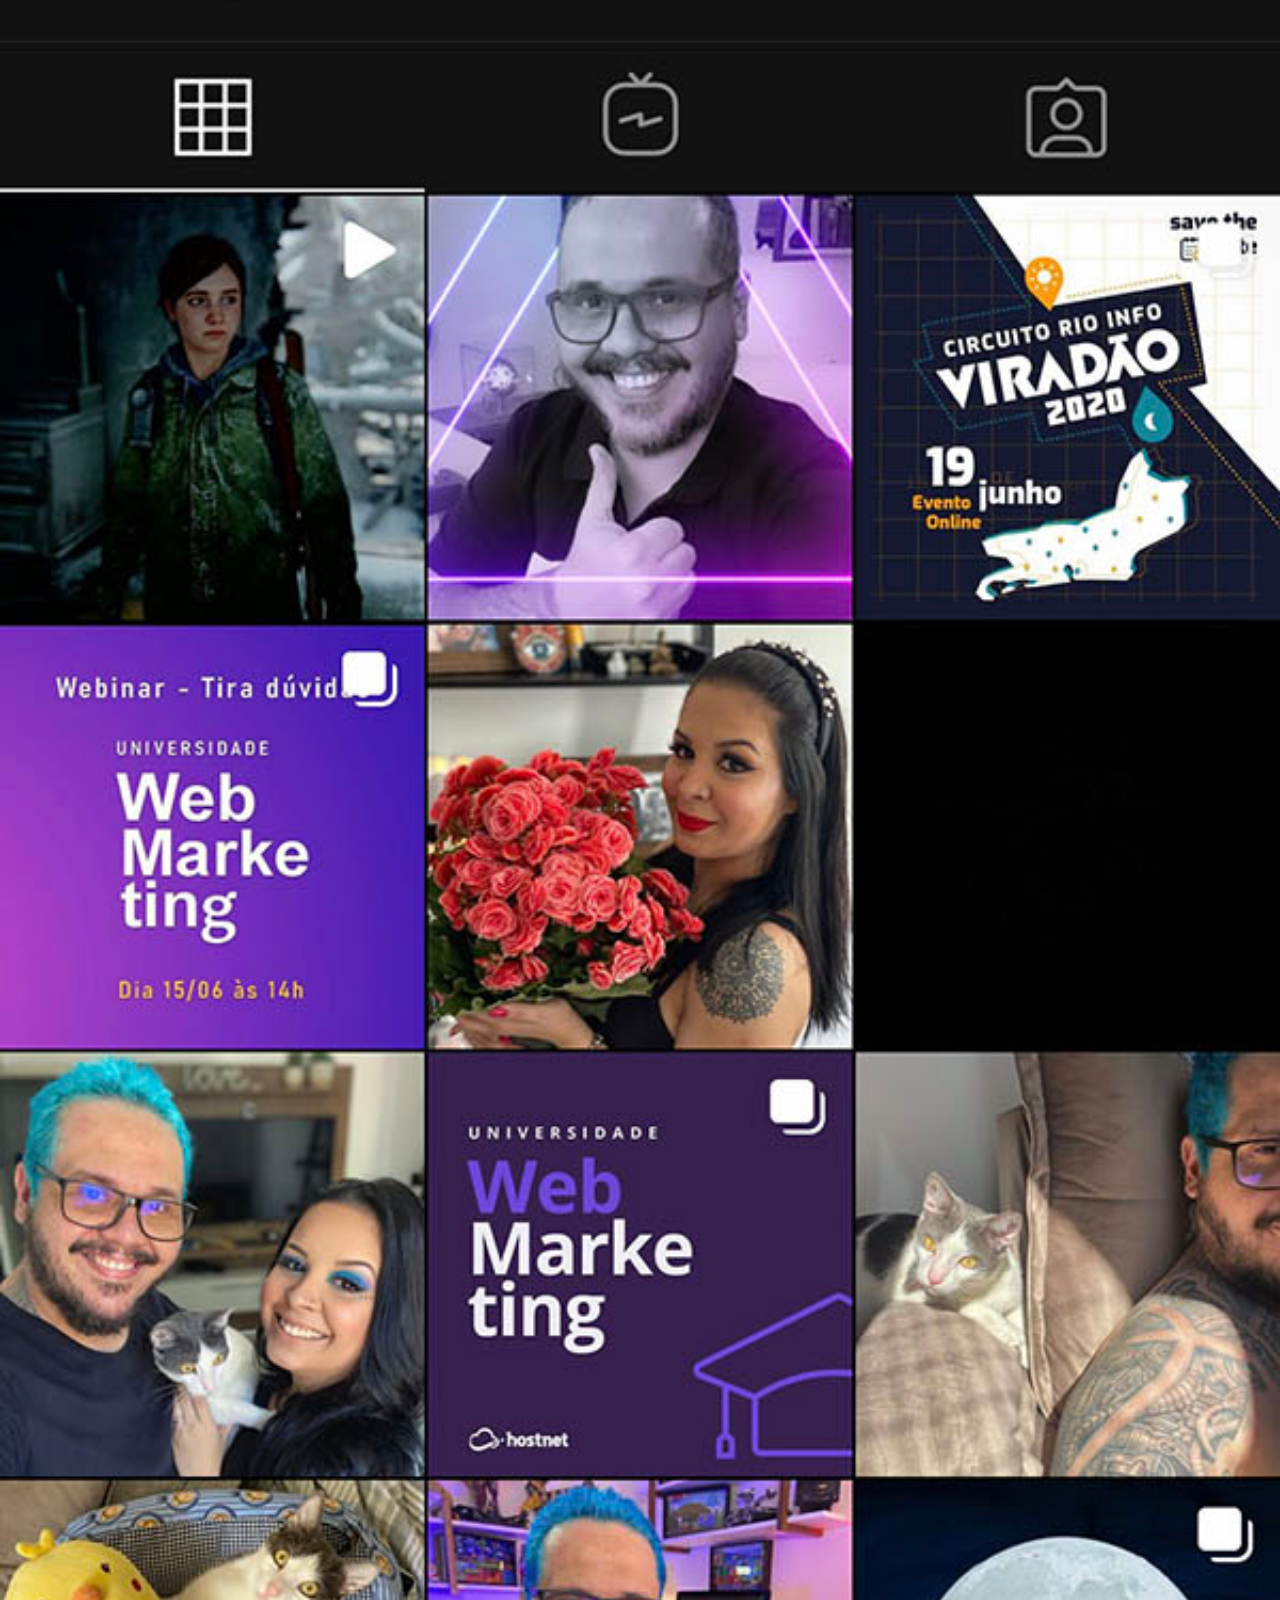
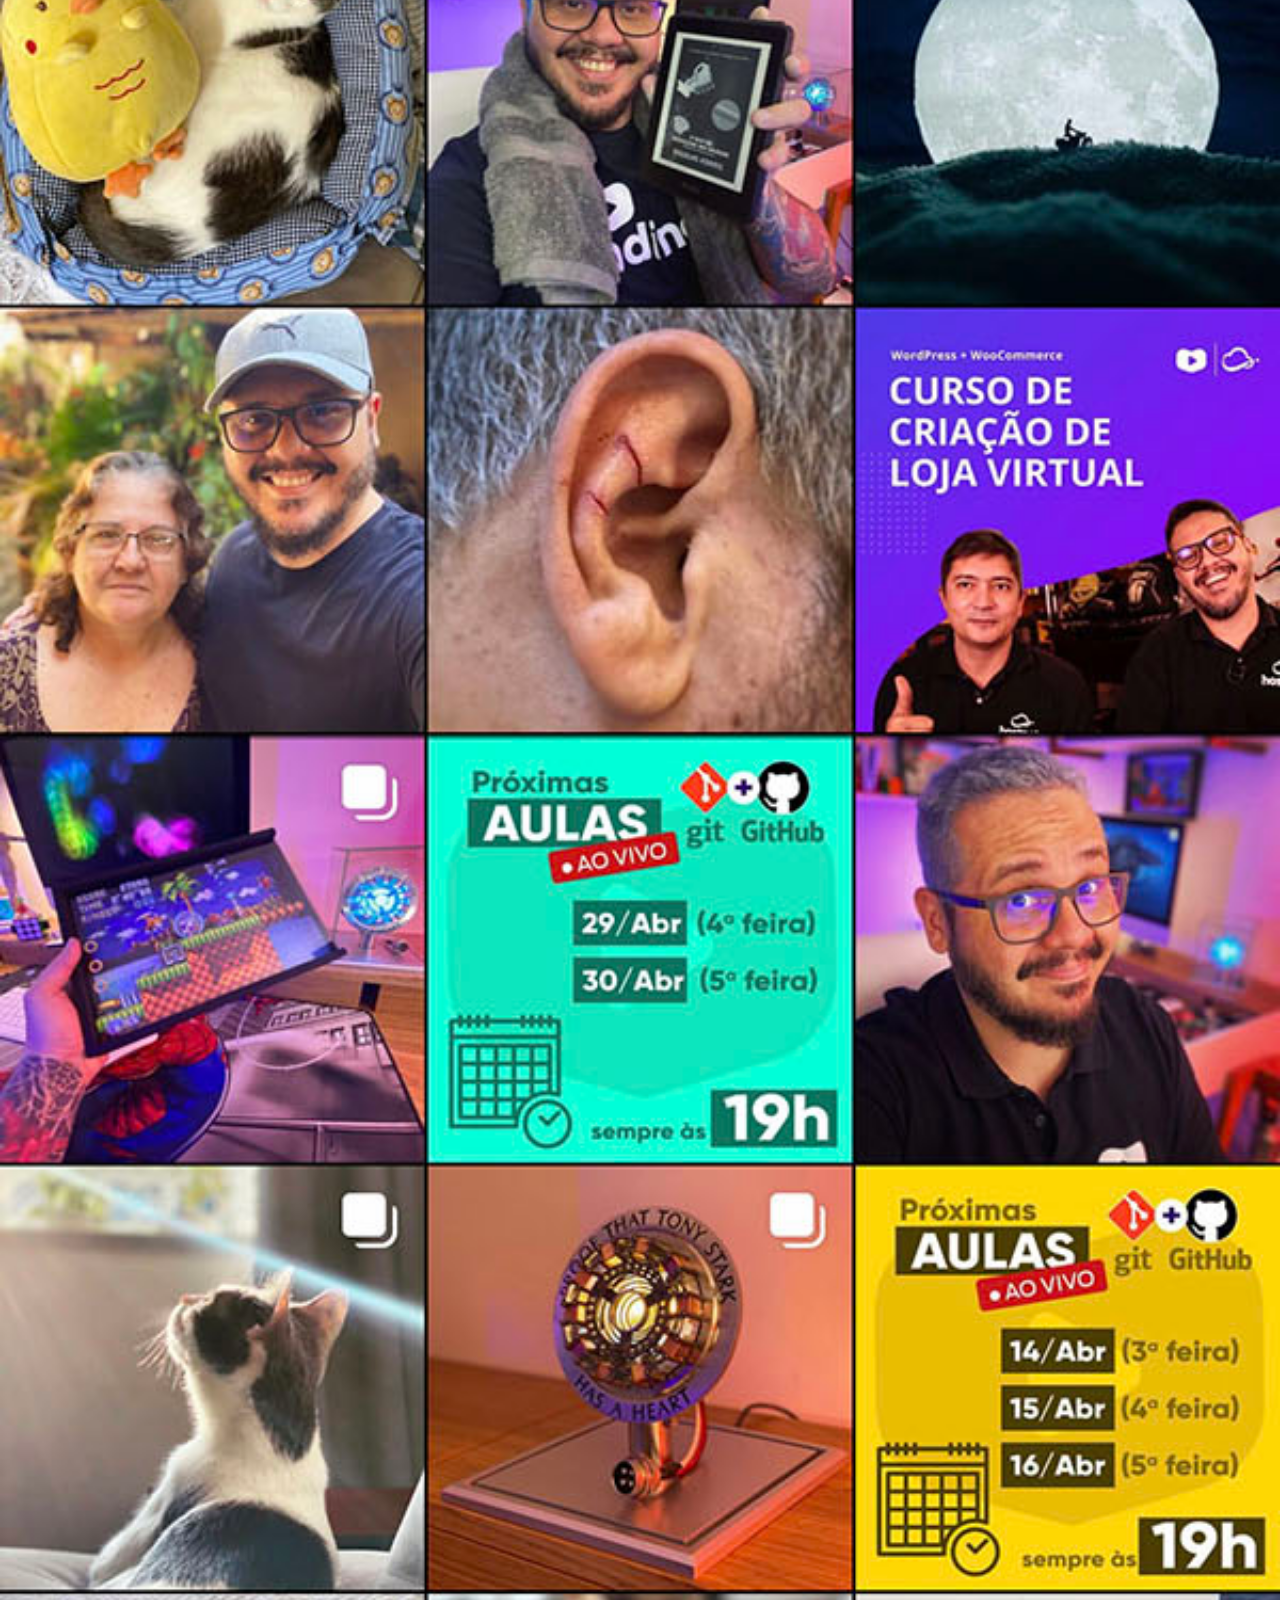
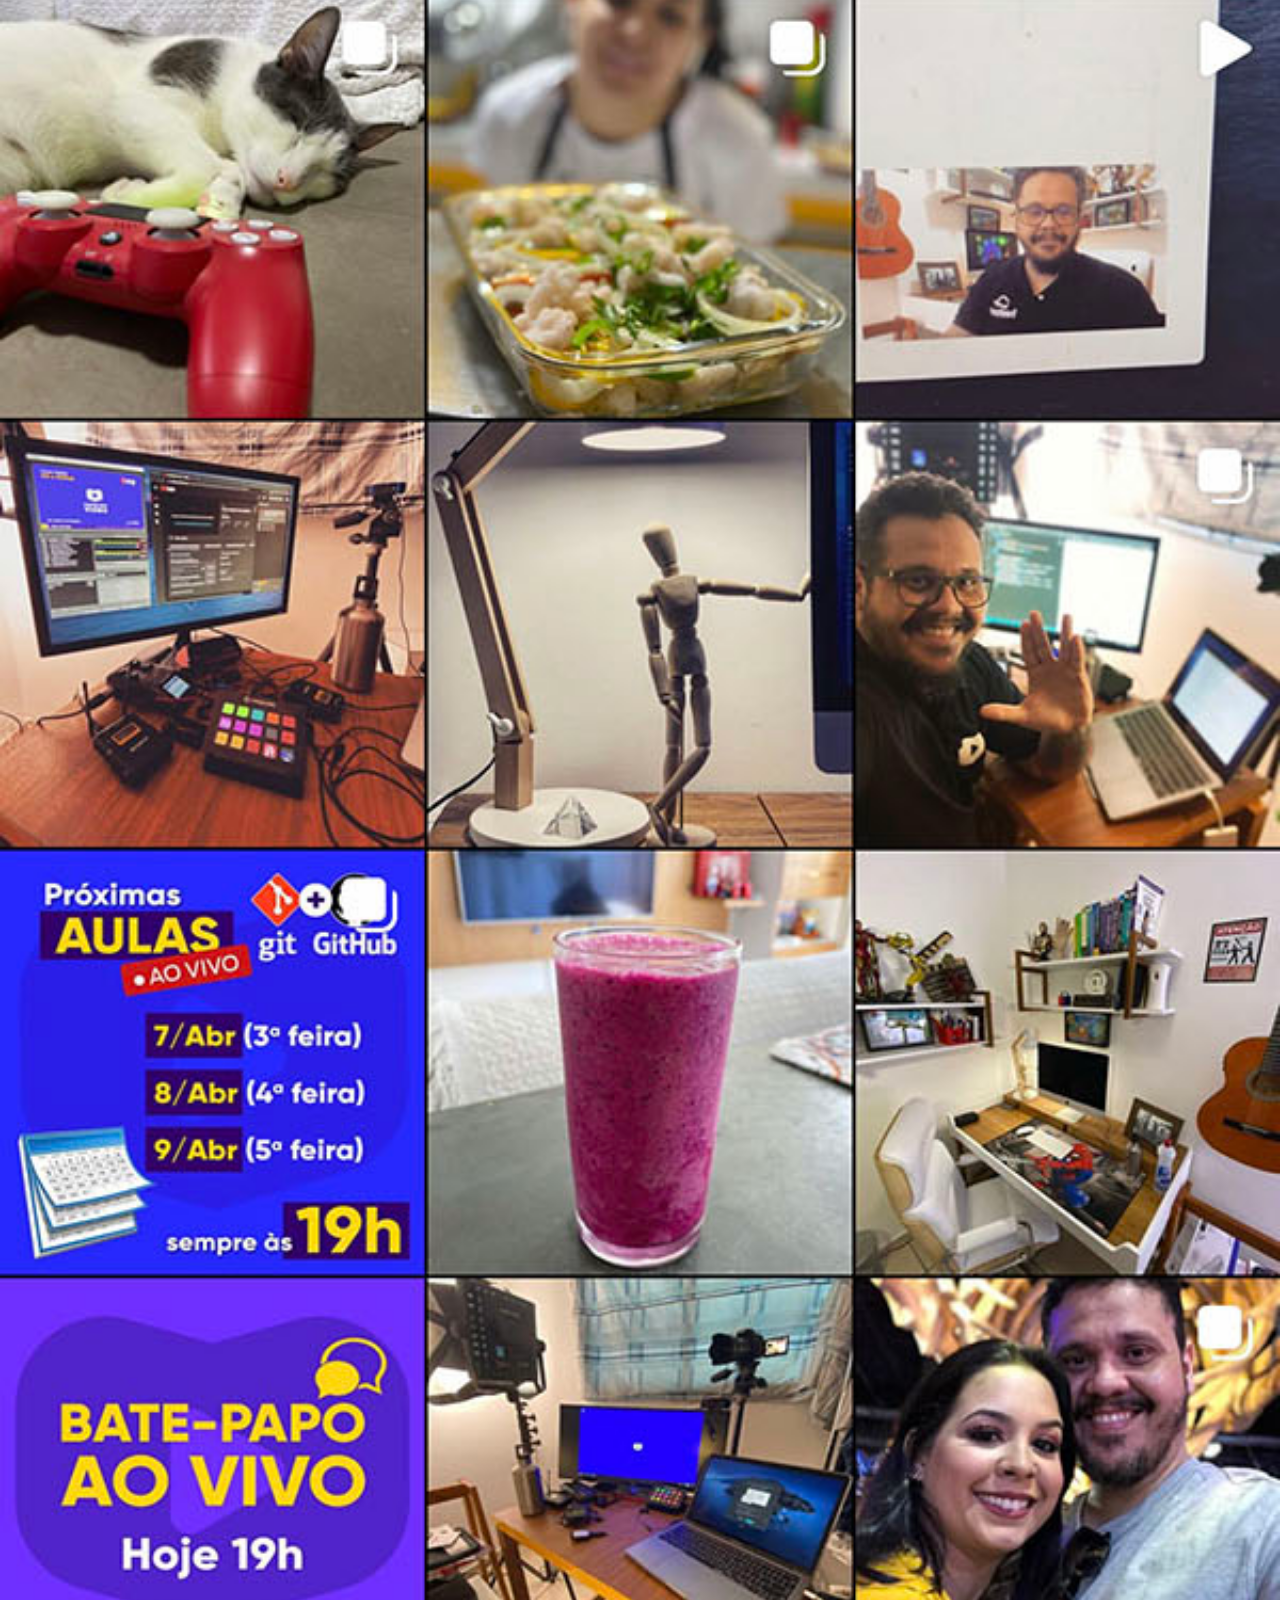
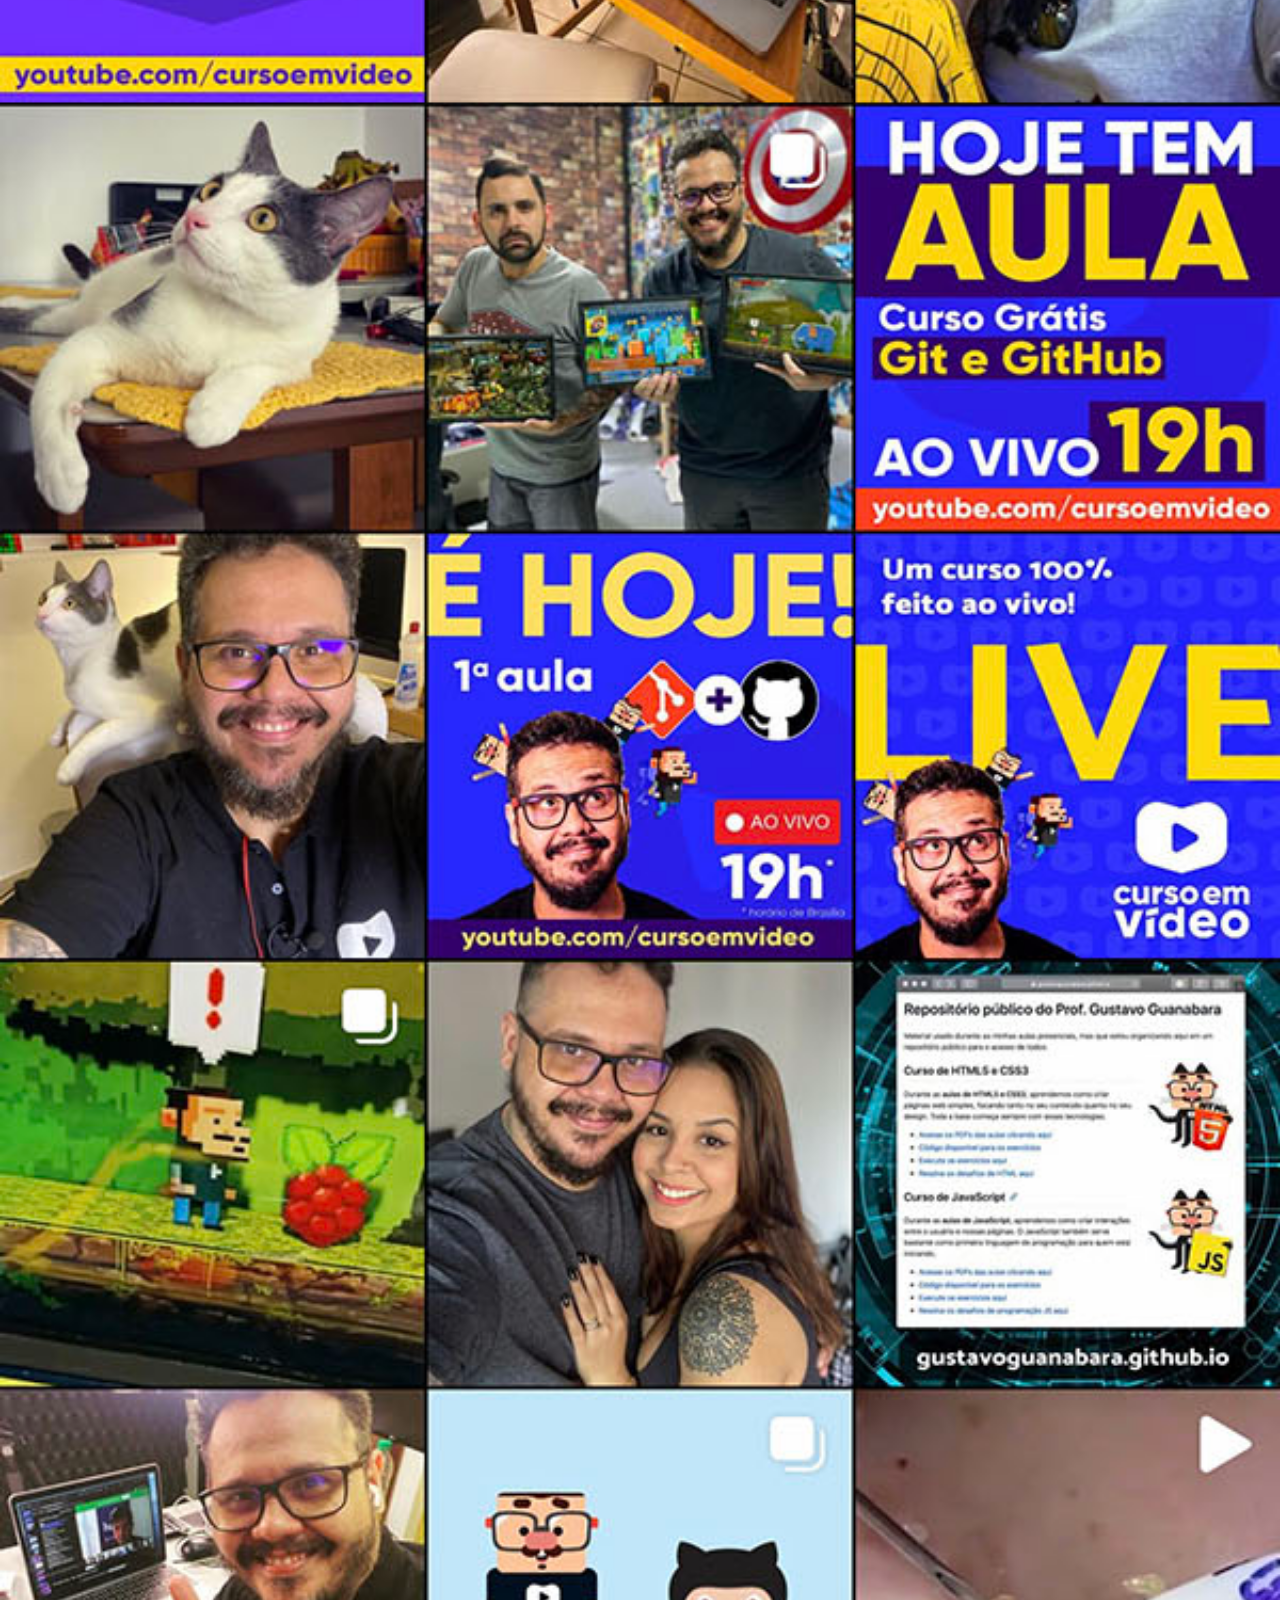
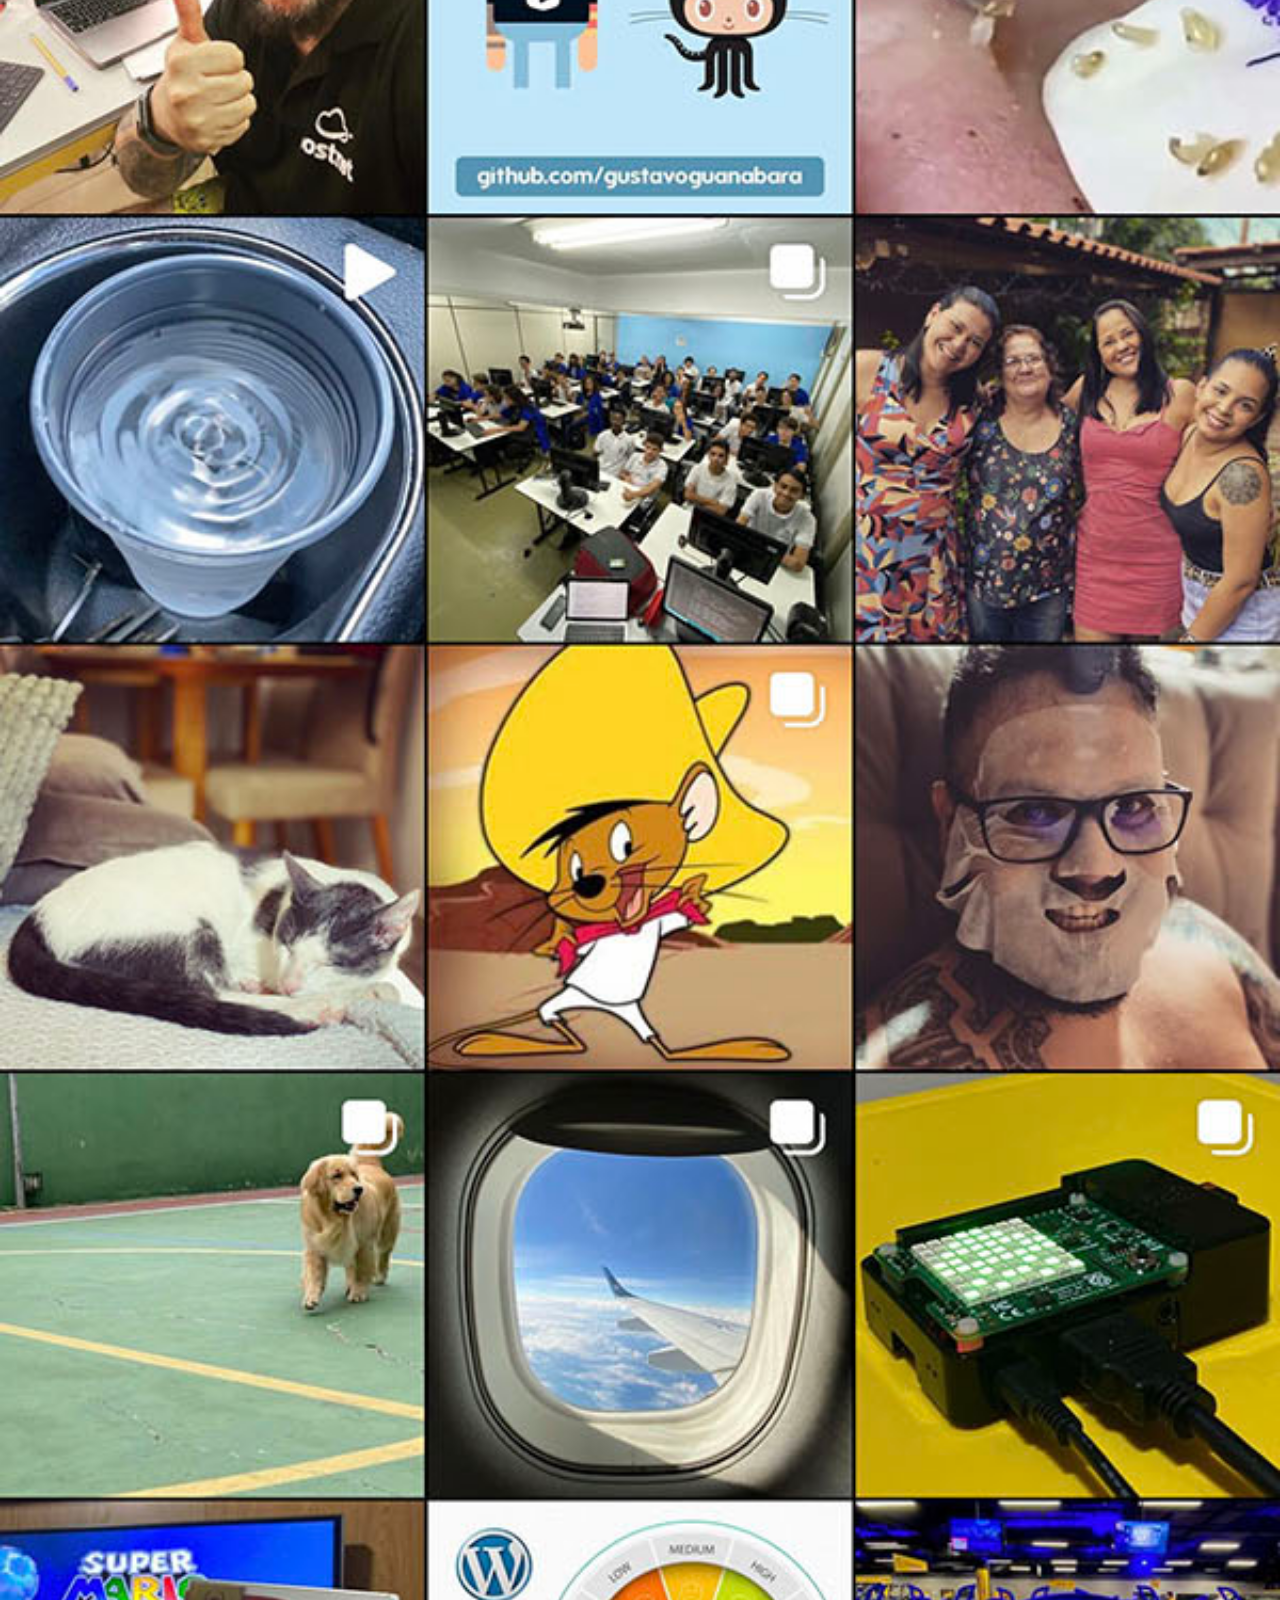
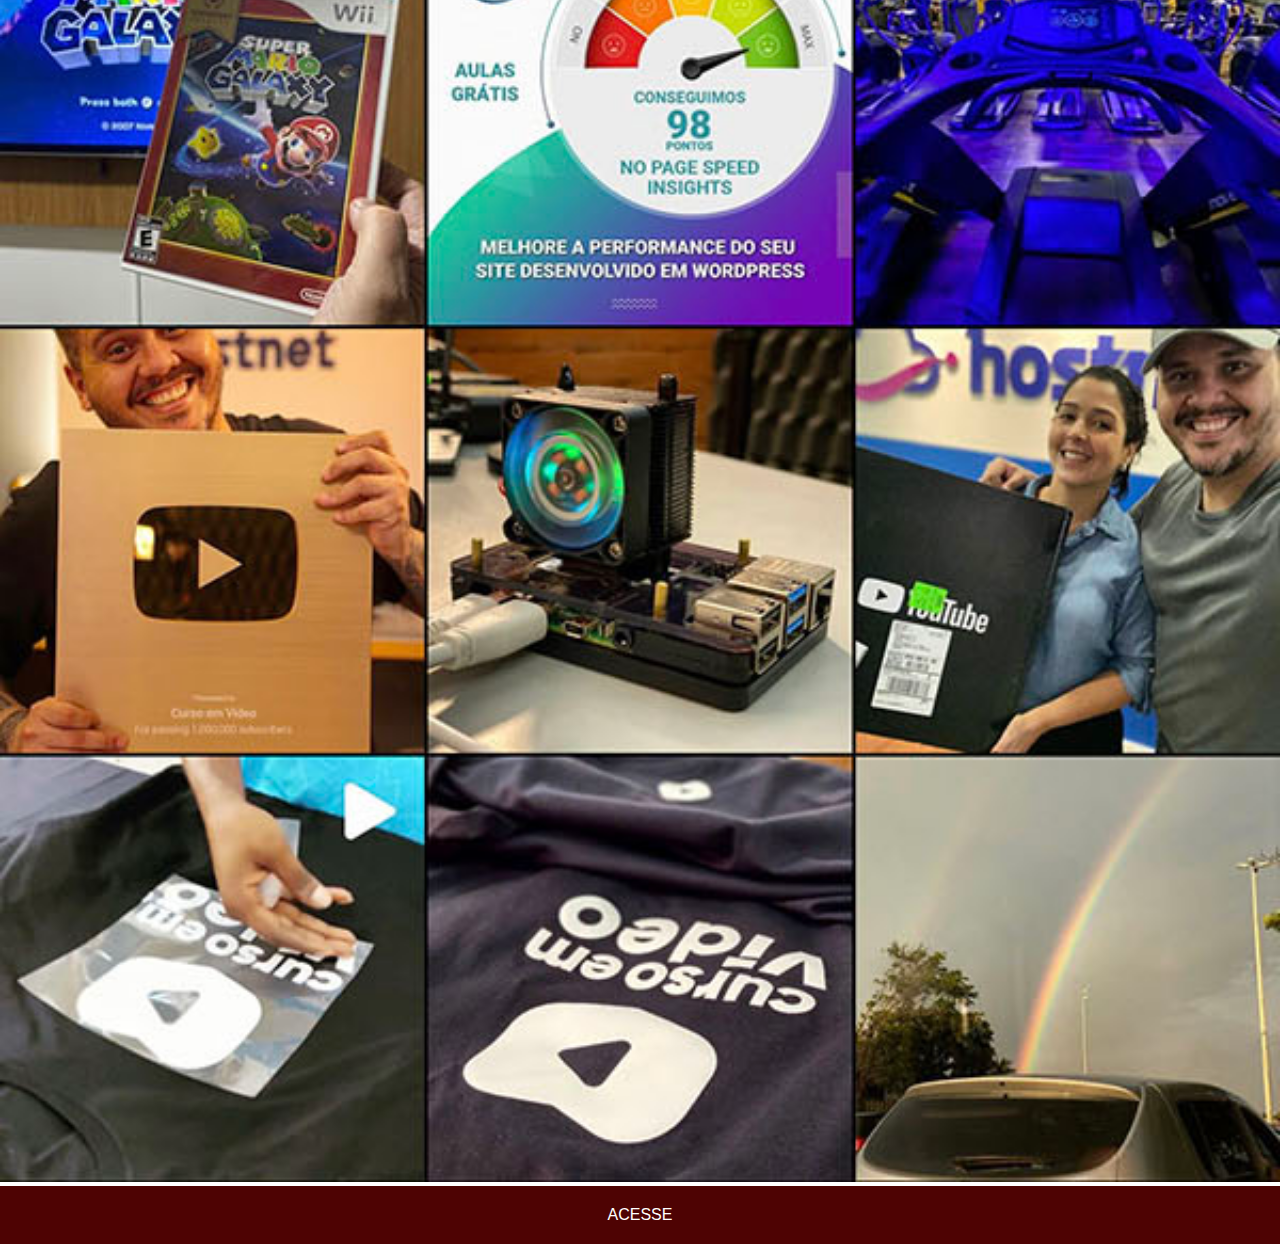
<file: instagram.html>
<!DOCTYPE html>
<html lang="pt-br">
<head>
    <meta charset="UTF-8">
    <meta name="viewport" content="width=device-width, initial-scale=1.0">
    <link rel="stylesheet" href="estilos/social.css">
    <title>instagram</title>
</head>
<body>
    <img src="imagens/tela-instagram.jpg" alt="instagram">
    <a href="https://www.instagram.com/gustavoguanabara/">ACESSE</a>
</body>
</html>
</file>
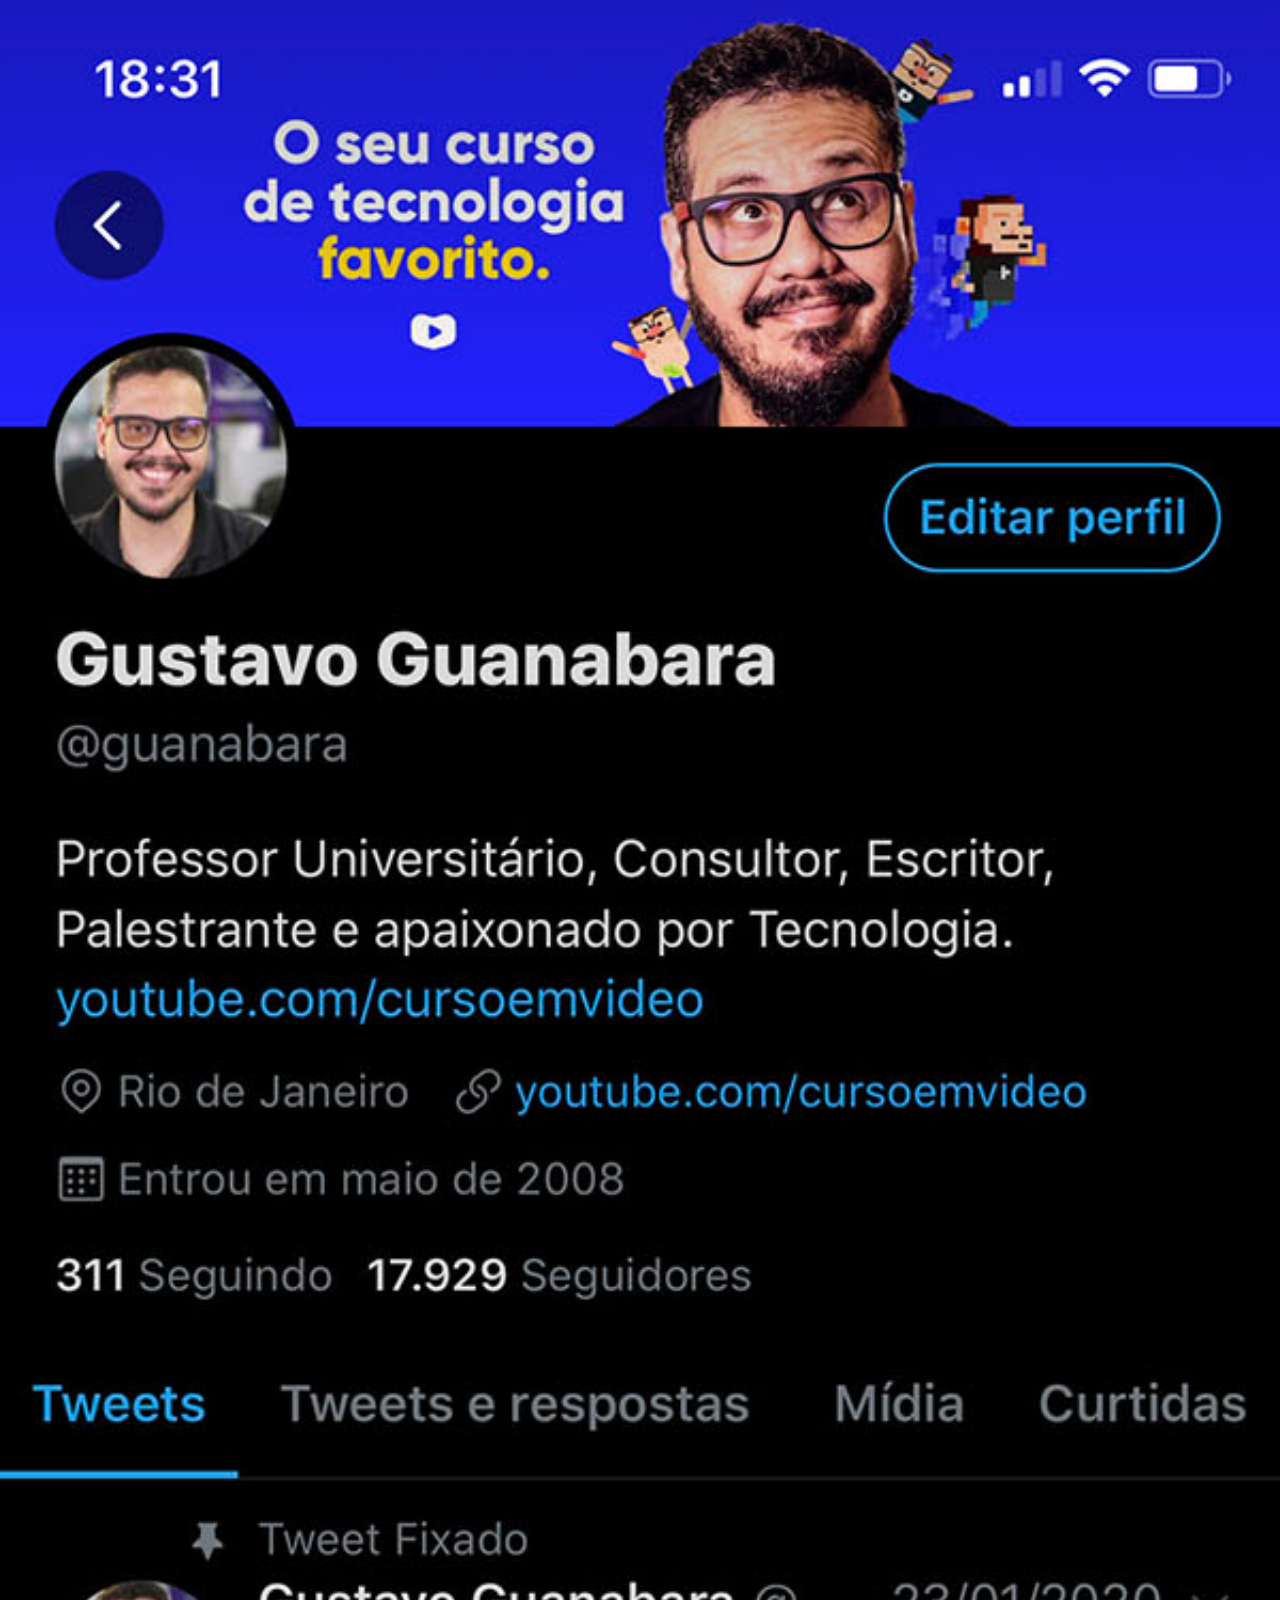
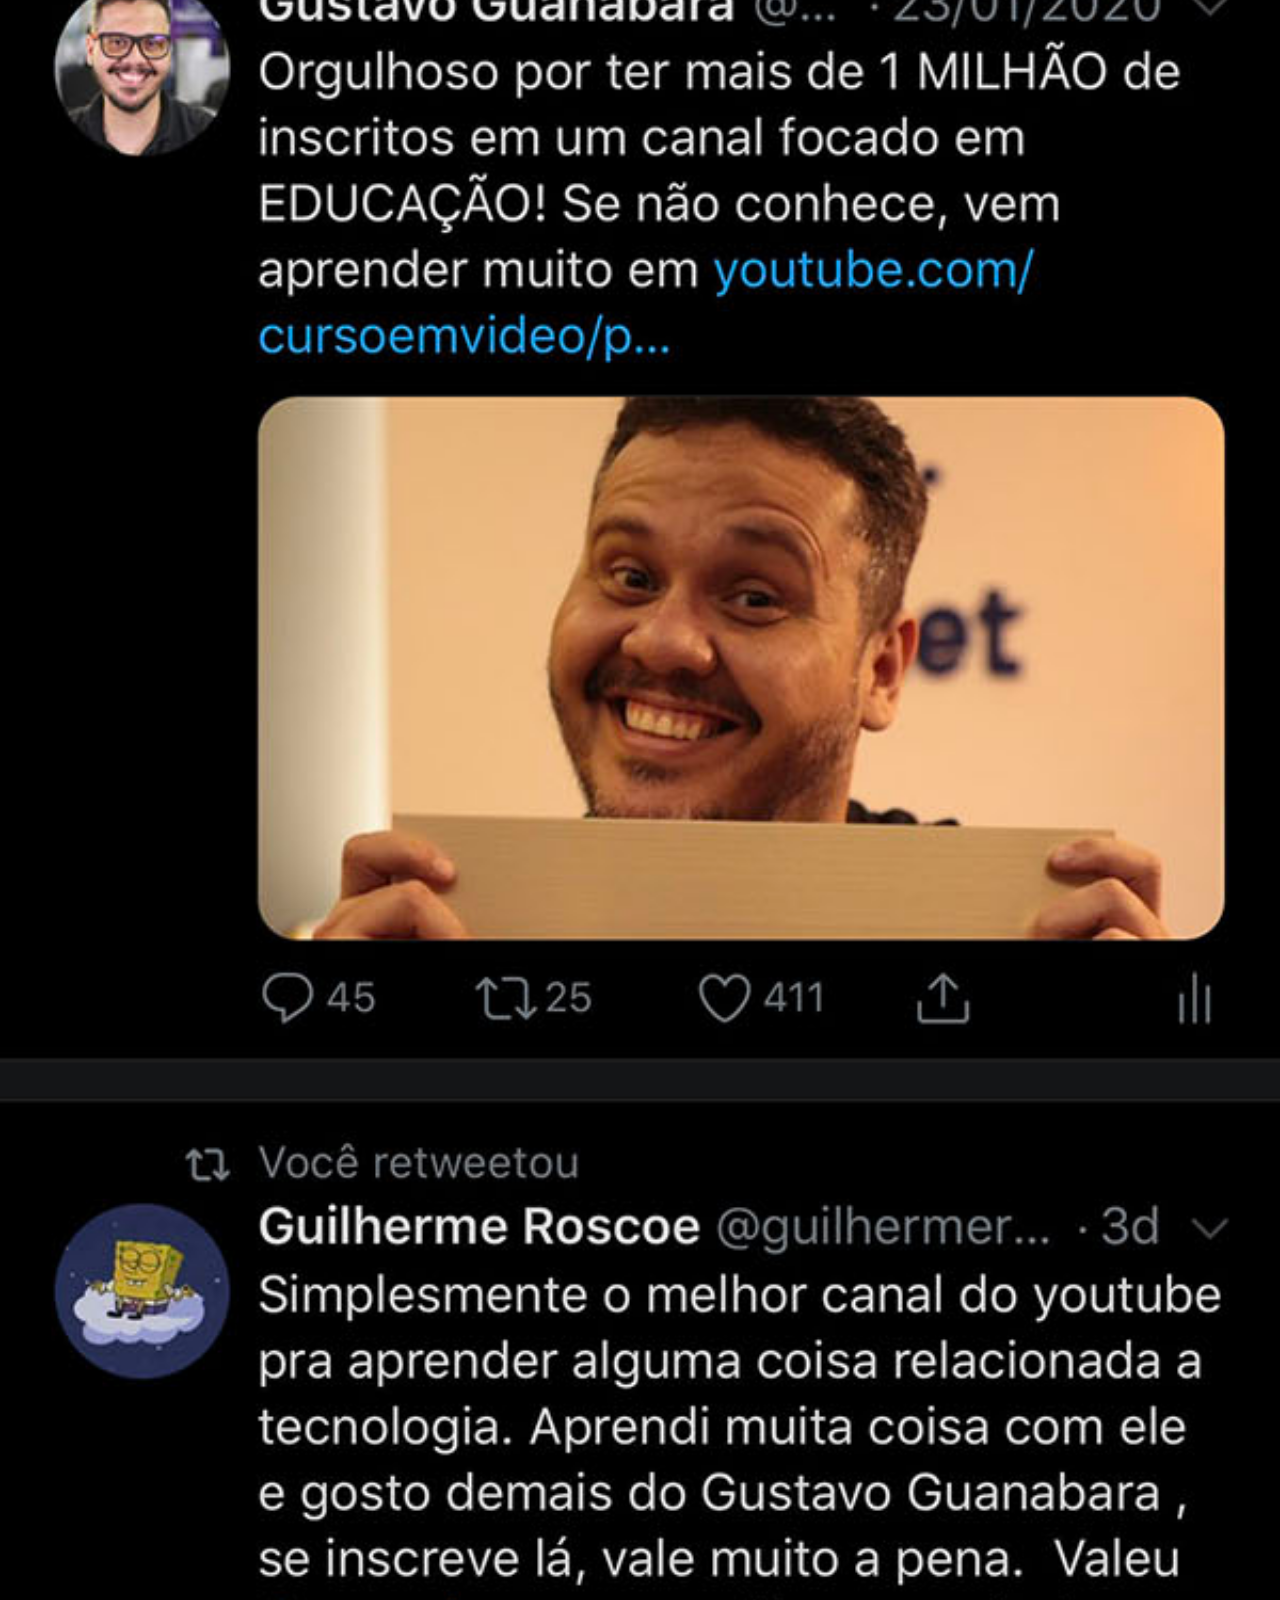
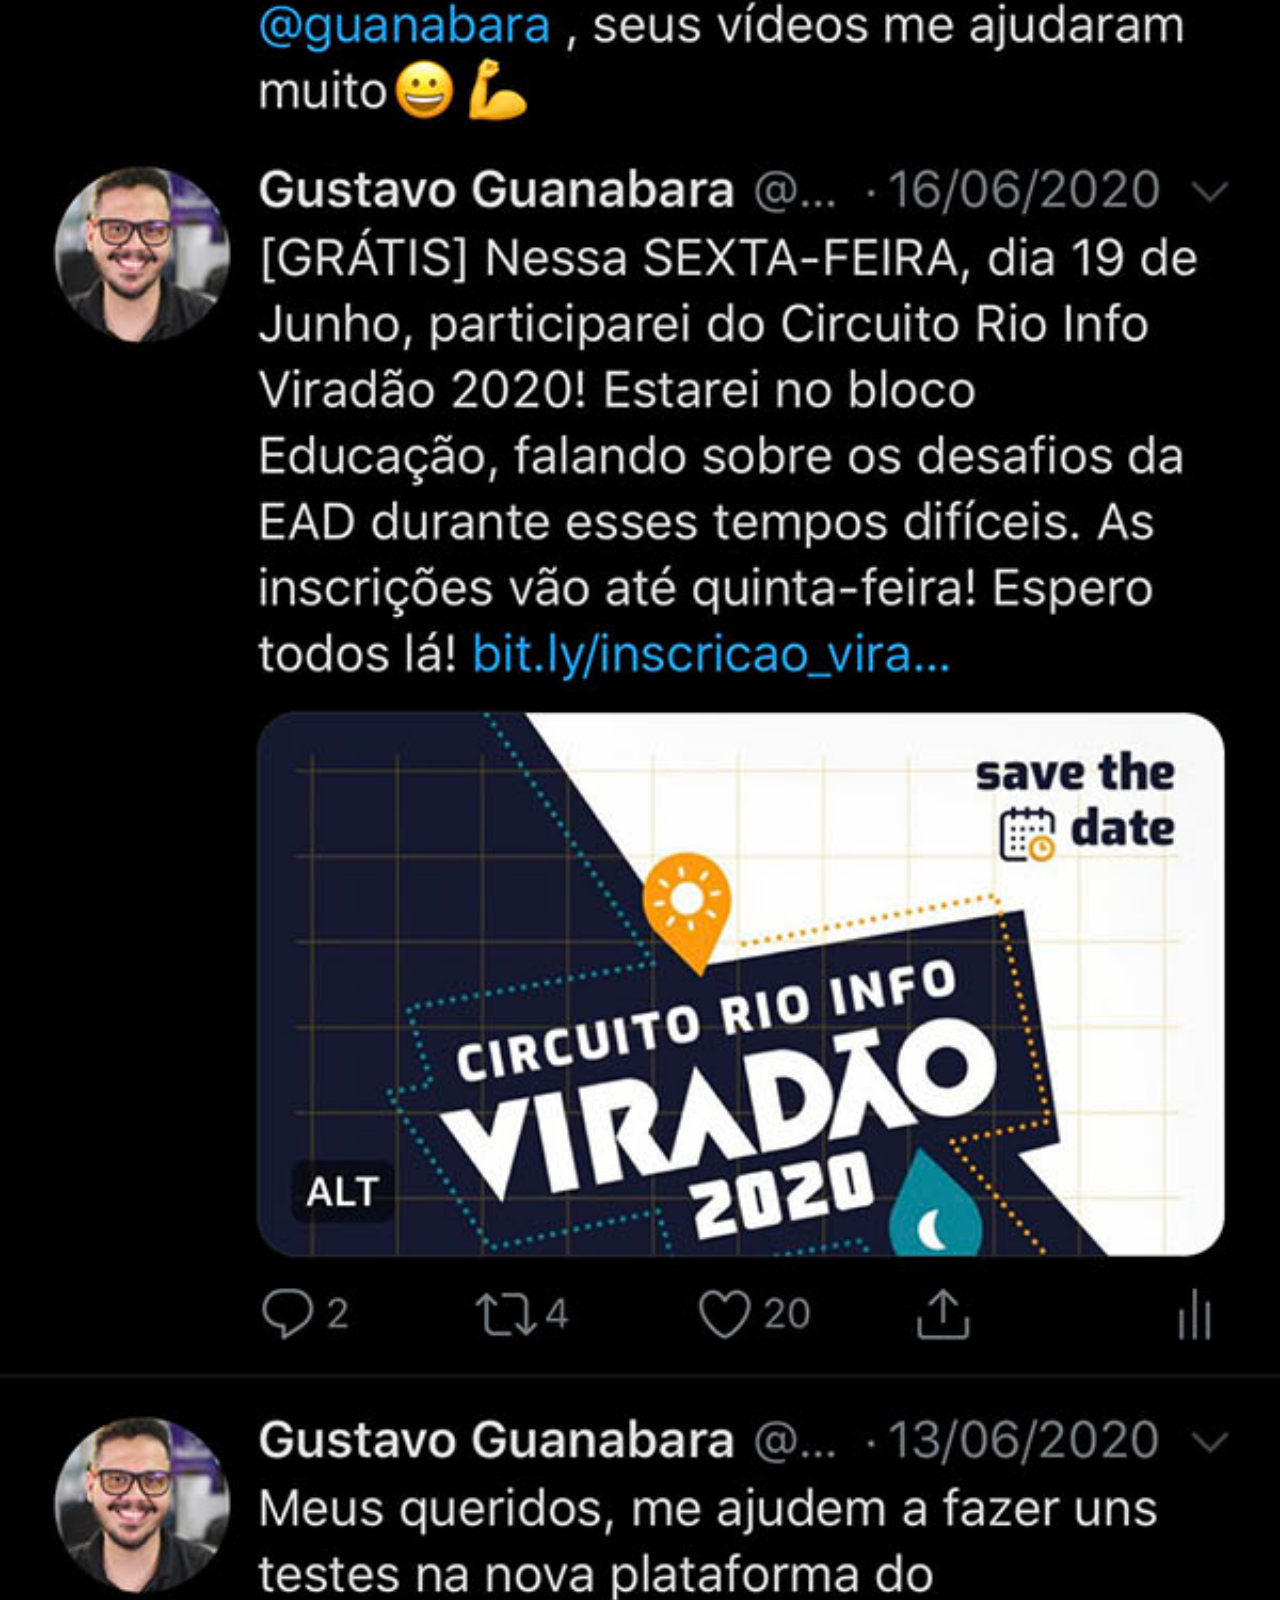
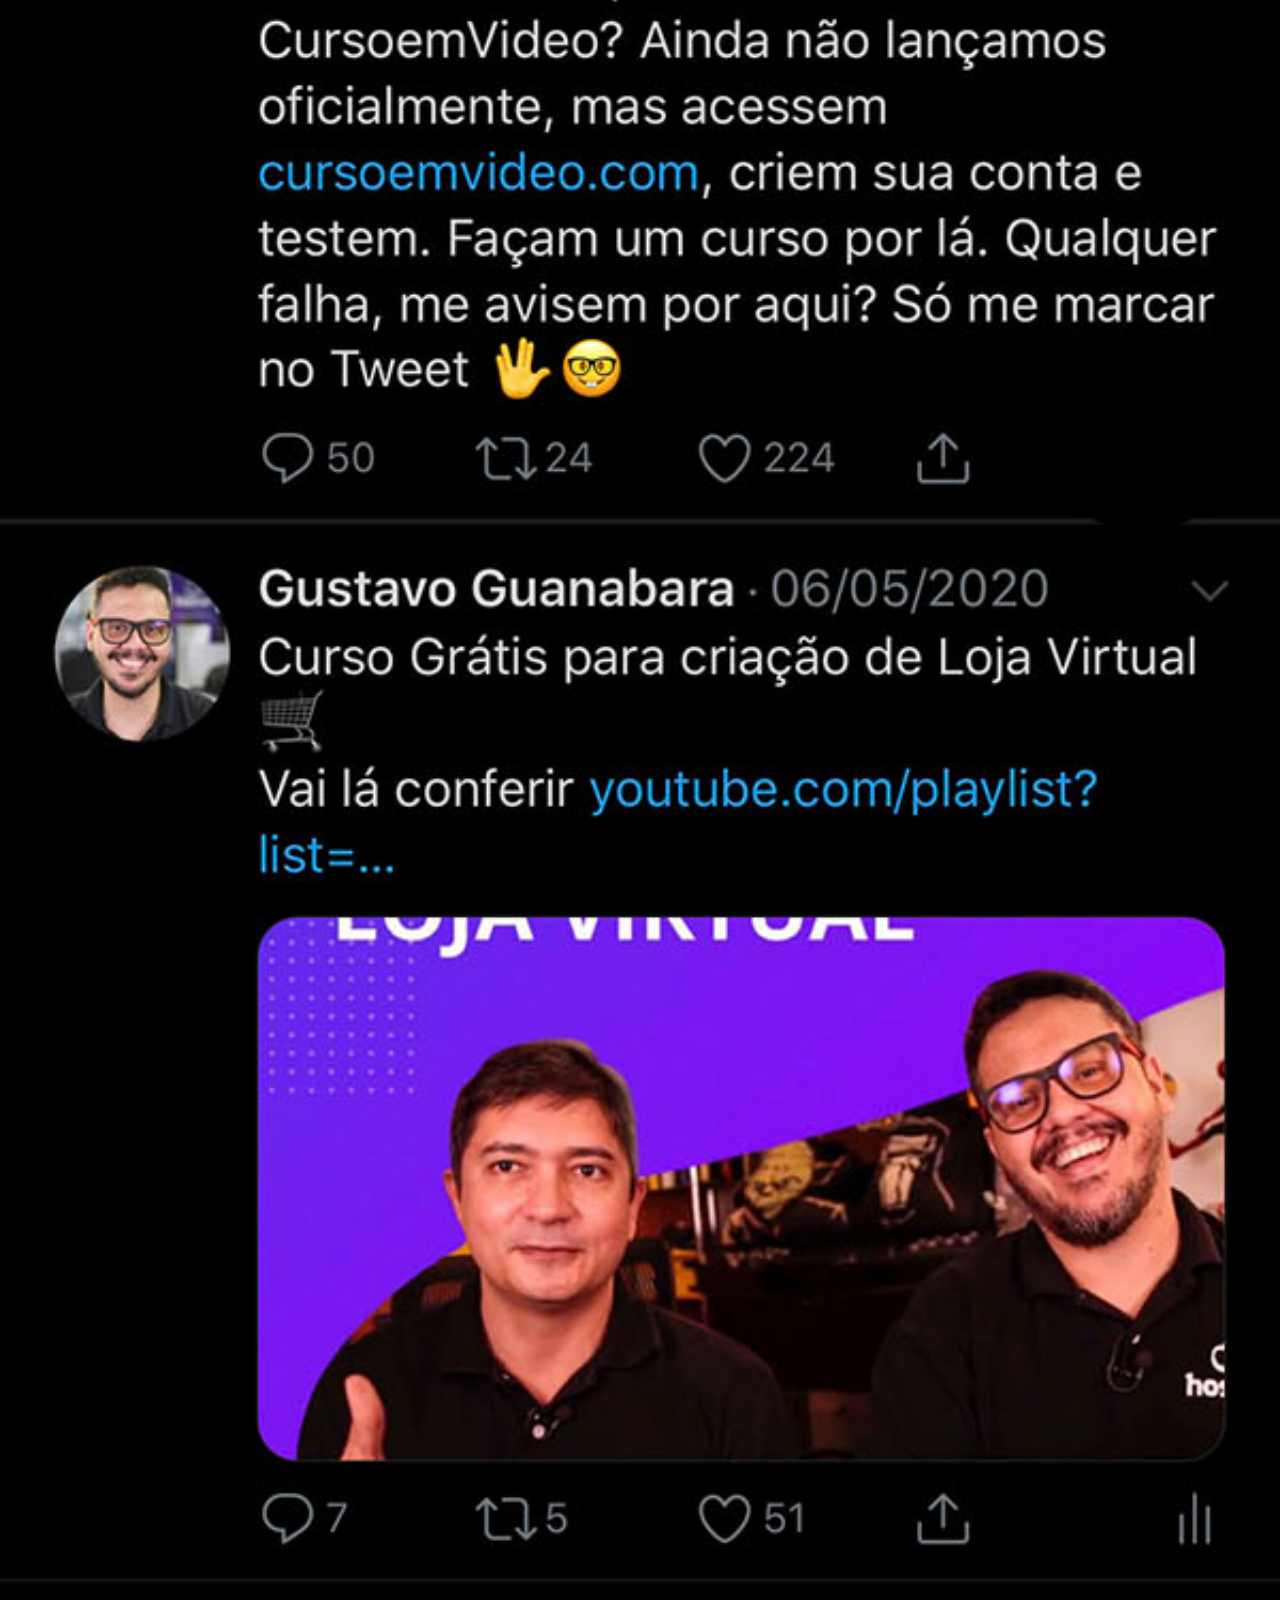
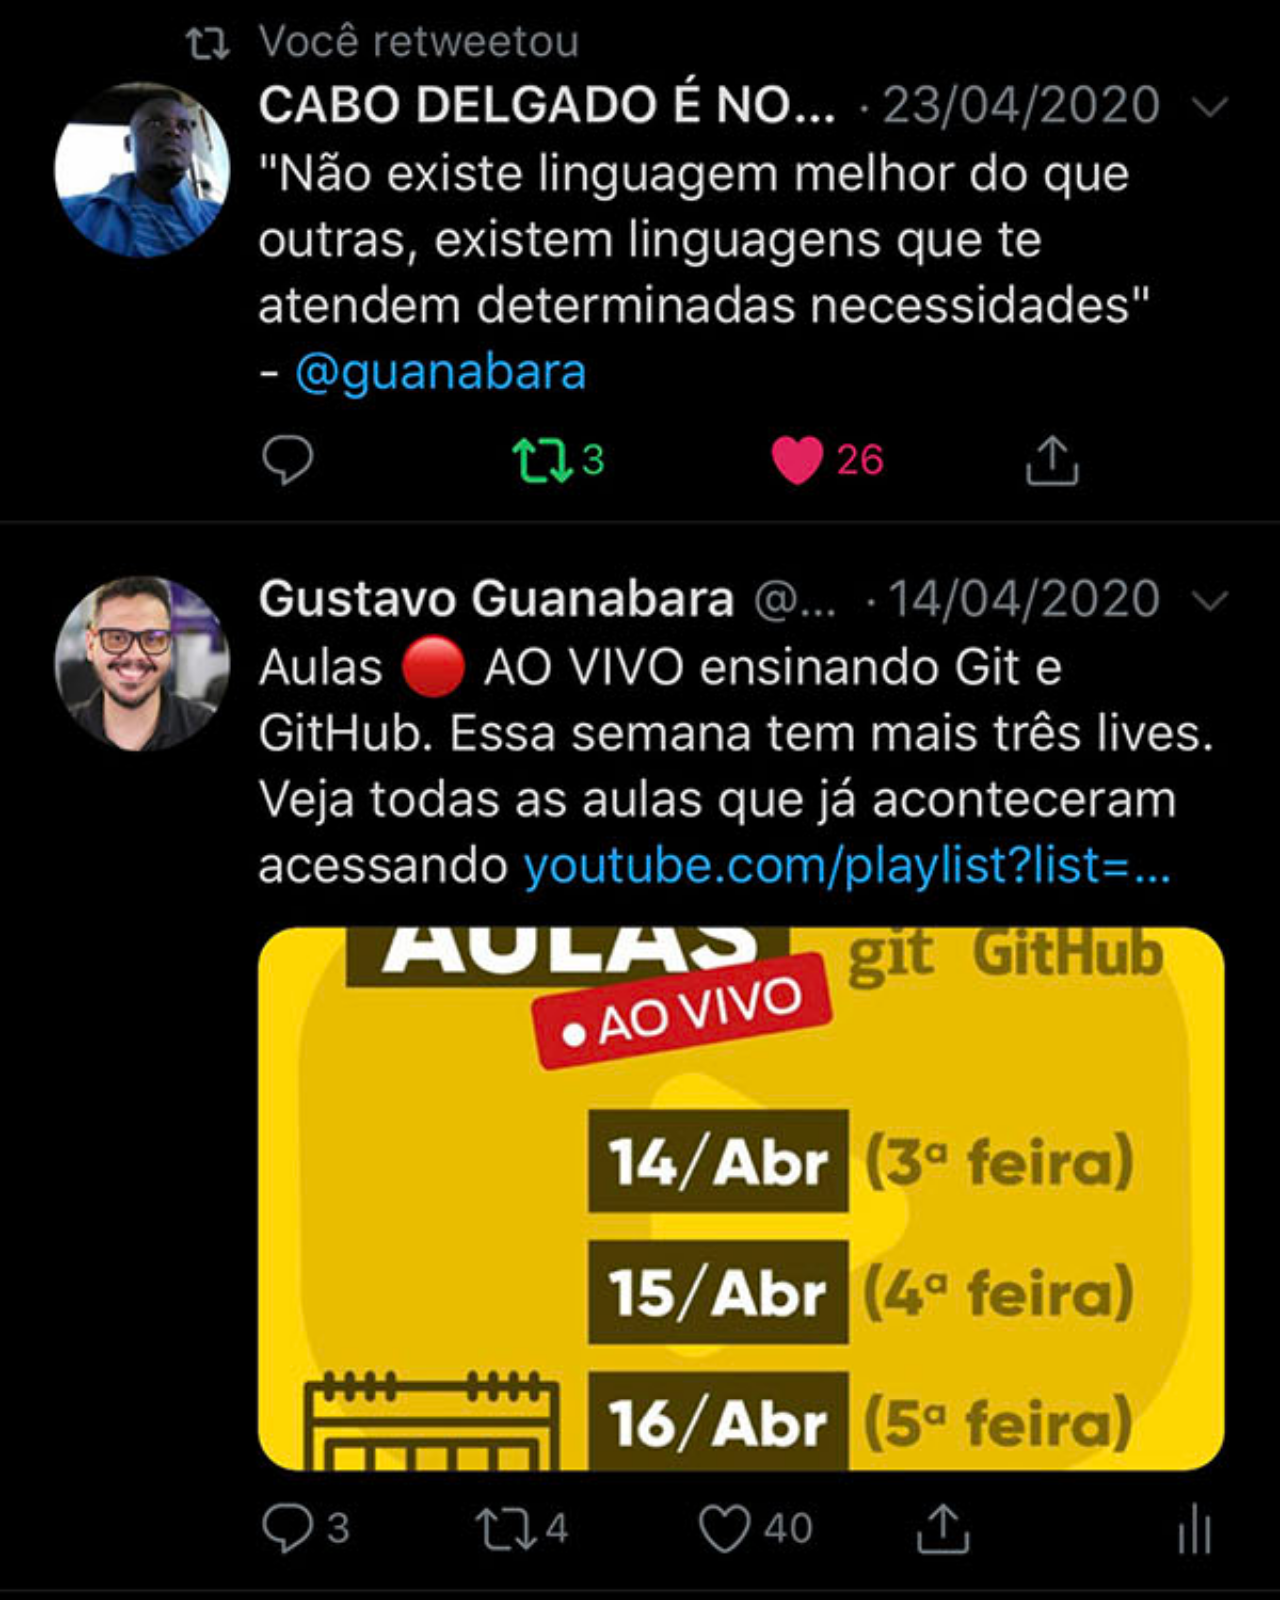
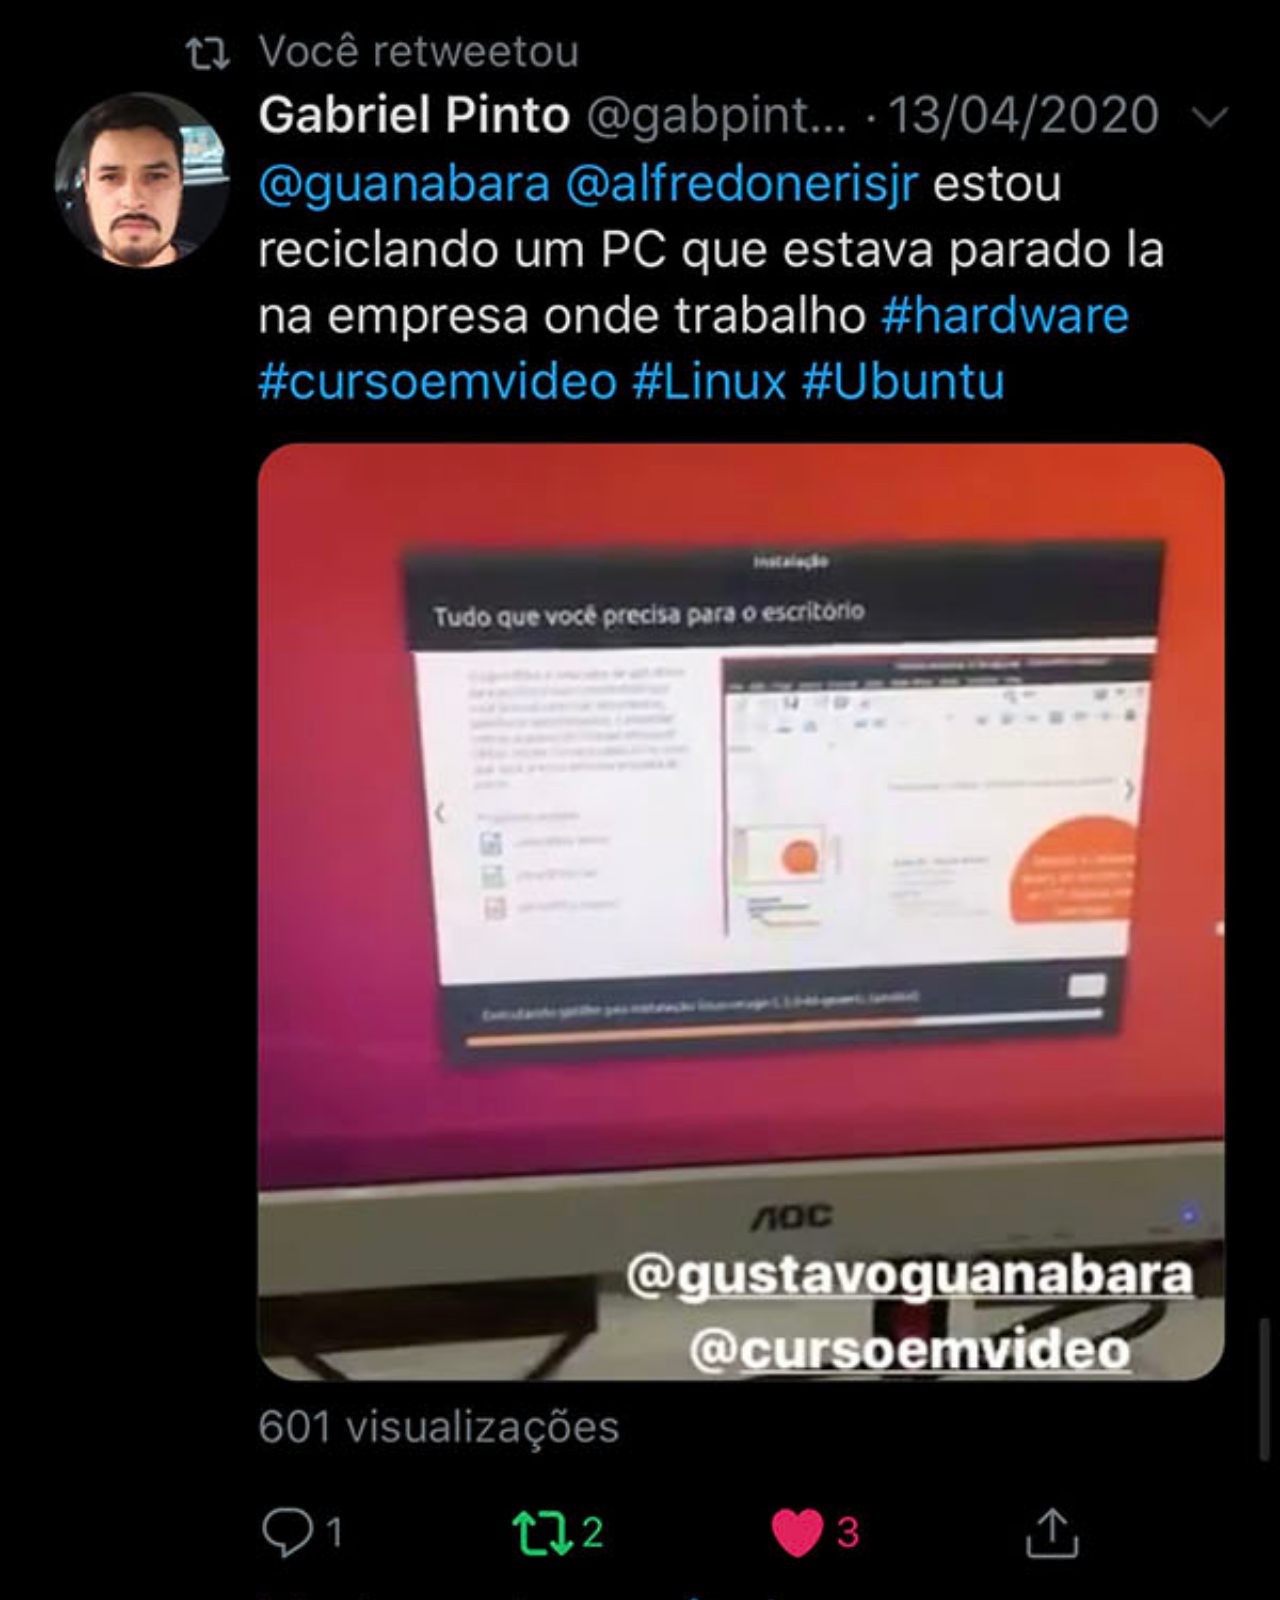
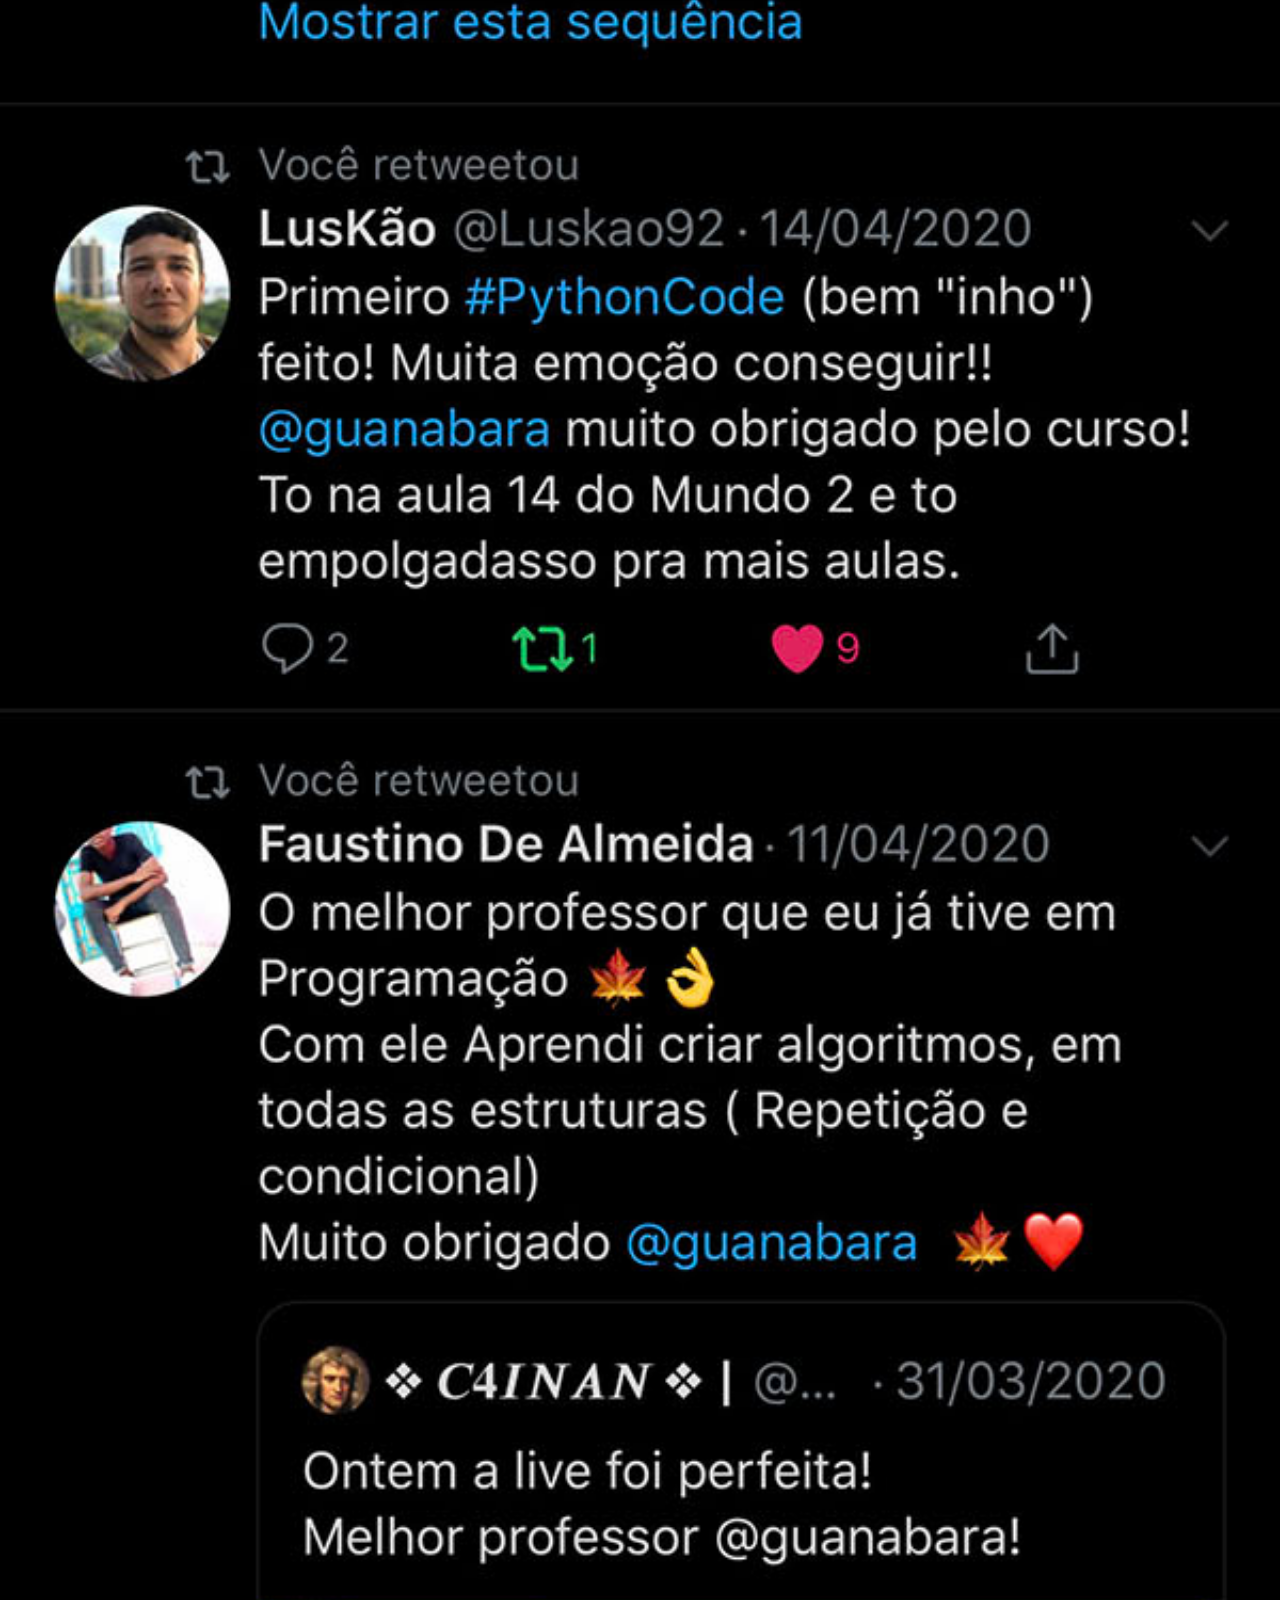
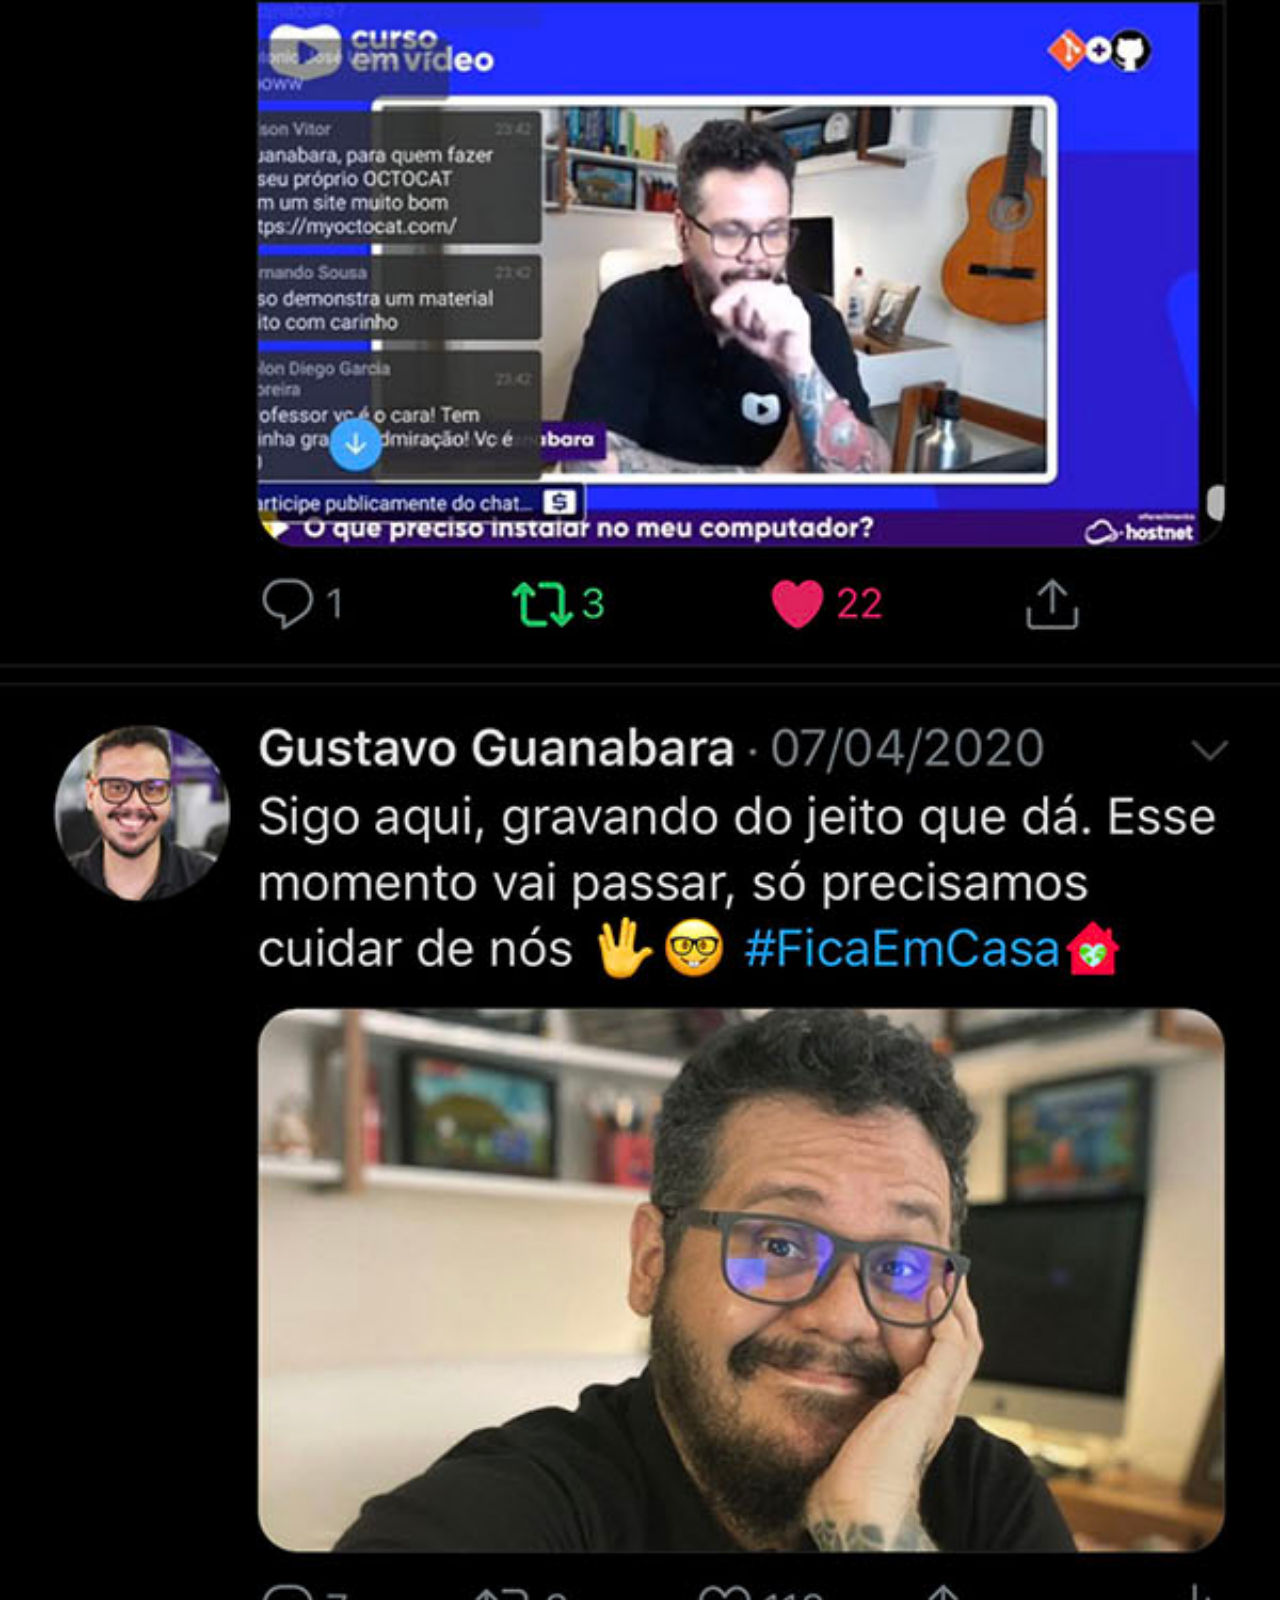
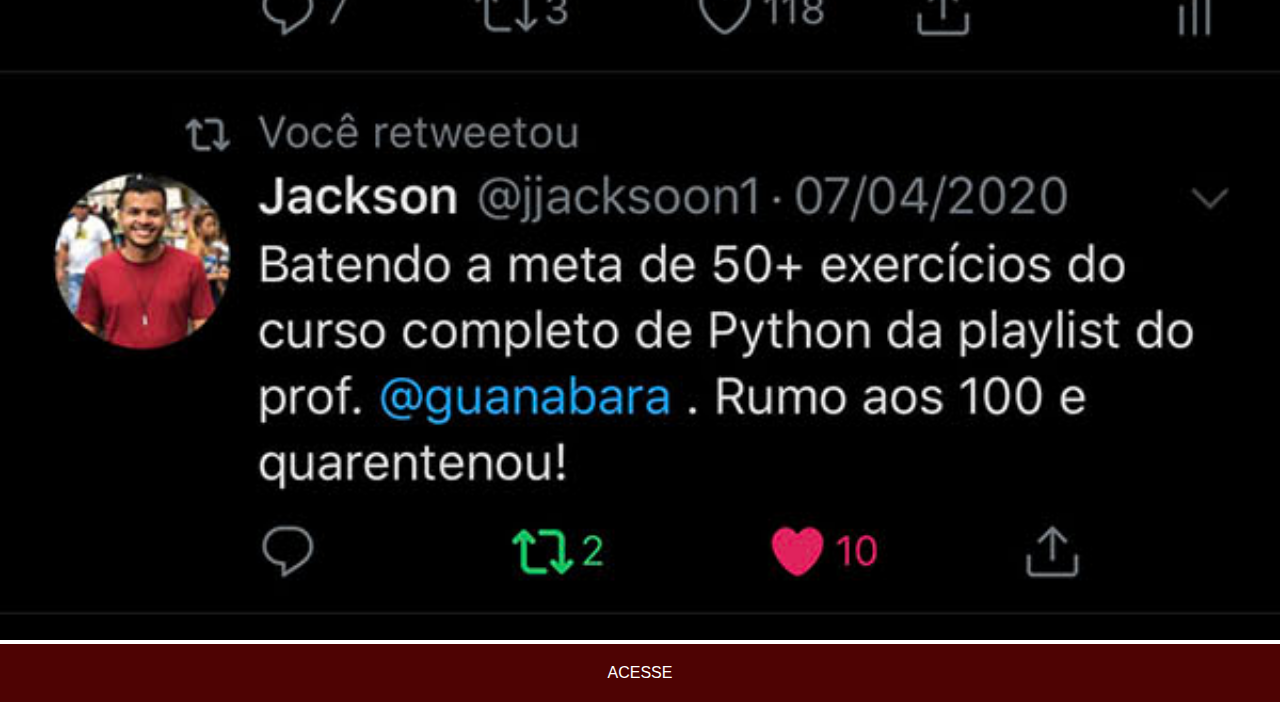
<file: twitter.html>
<!DOCTYPE html>
<html lang="pt-br">
<head>
    <meta charset="UTF-8">
    <meta name="viewport" content="width=device-width, initial-scale=1.0">
    <link rel="stylesheet" href="estilos/social.css">
    <title>Twitter</title>
</head>
<body>
    <img src="imagens/tela-twitter.jpg" alt="youtube">
    <a href="https://x.com/guanabara" target="_blank">ACESSE</a>
</body>
</html>
</file>
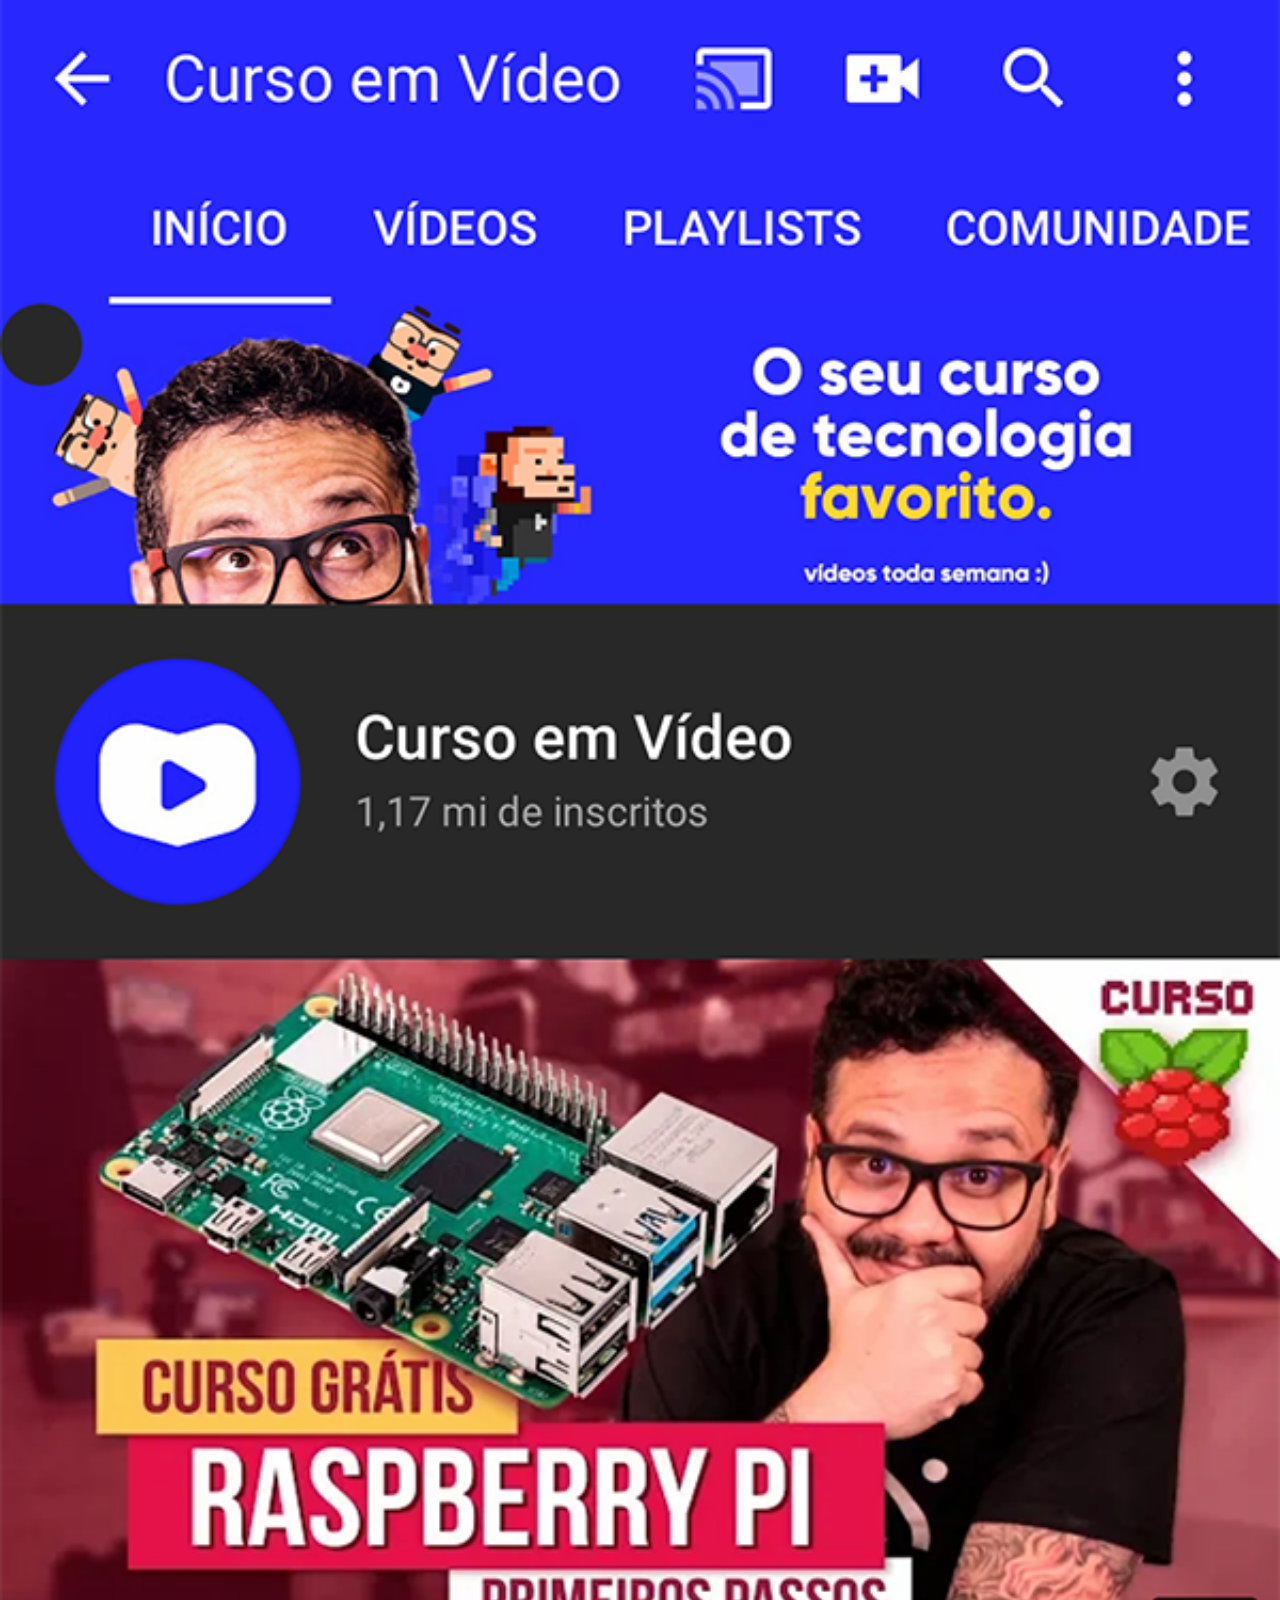
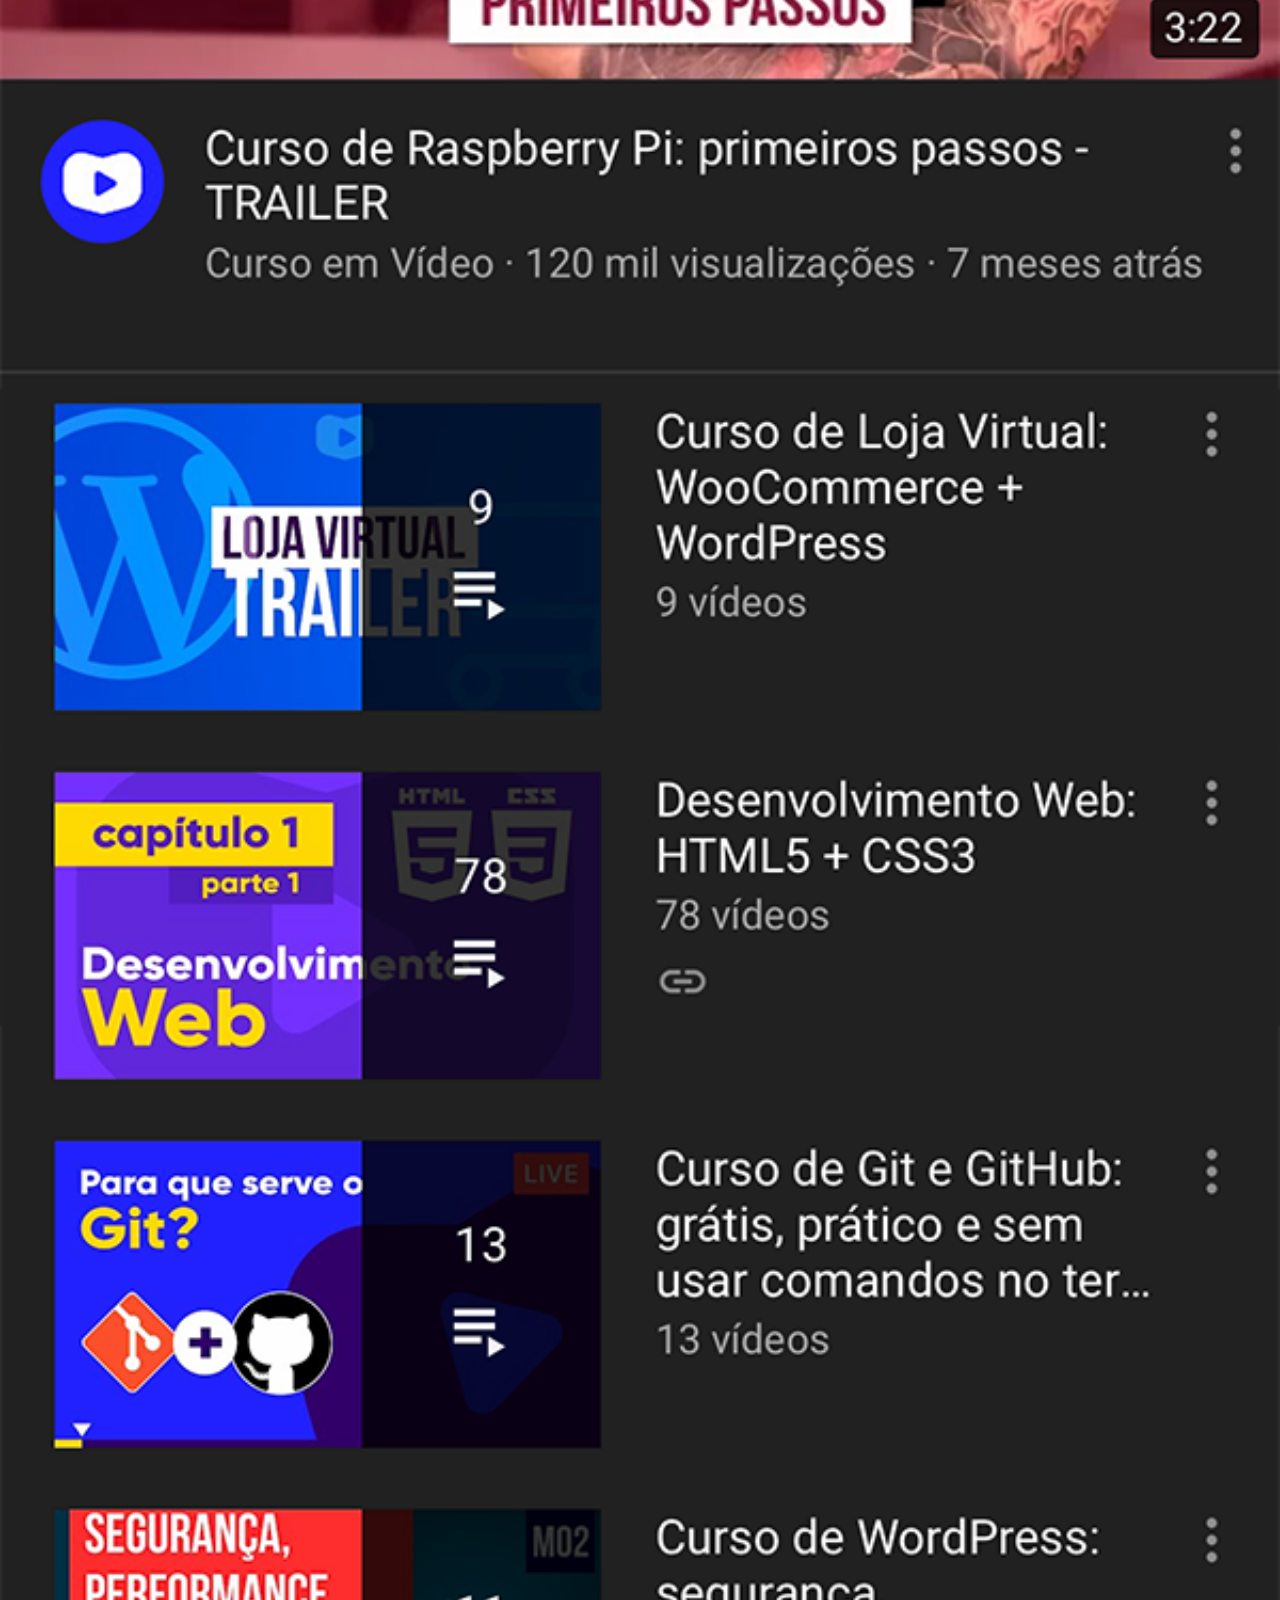
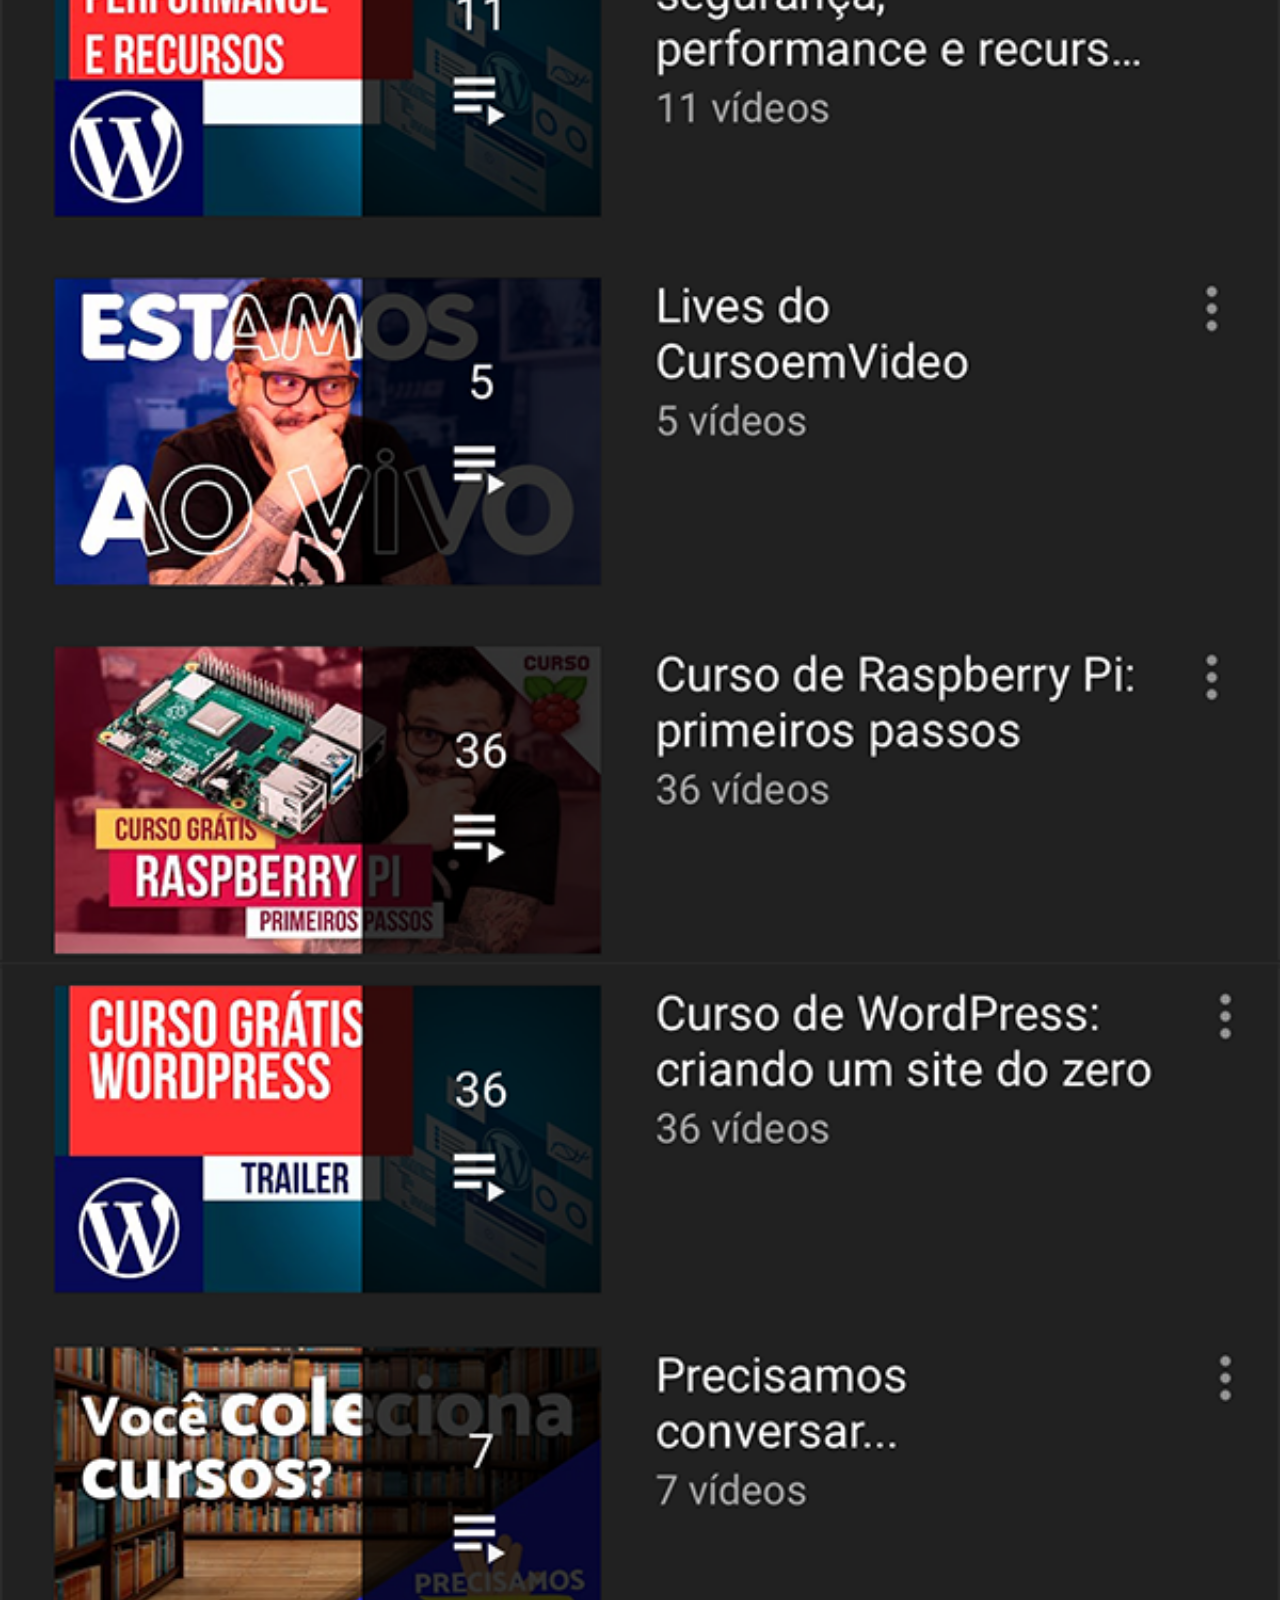
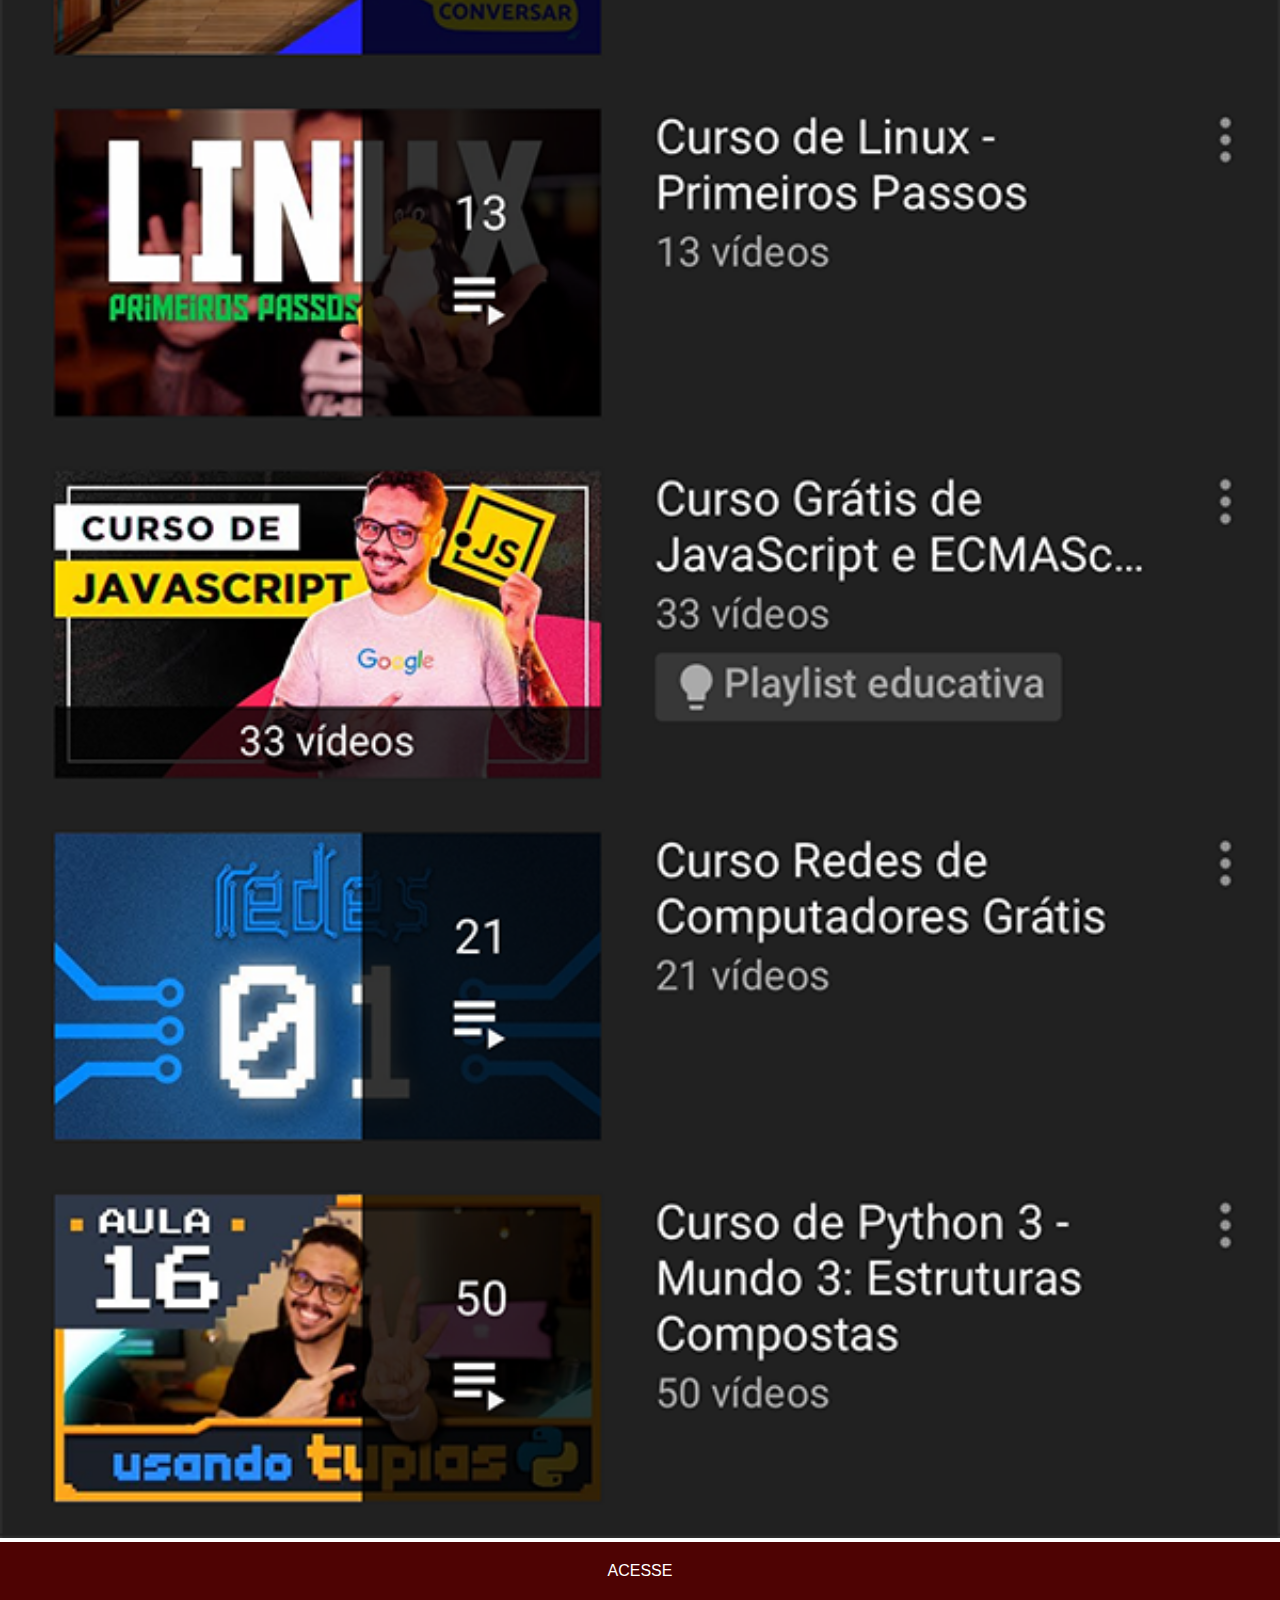
<file: youtube.html>
<!DOCTYPE html>
<html lang="pt-br">
<head>
    <meta charset="UTF-8">
    <meta name="viewport" content="width=device-width, initial-scale=1.0">
    <link rel="stylesheet" href="estilos/social.css">
    <title>Youtebe</title>
</head>
<body>
    <img src="imagens/tela-youtube.png" alt="youtube">
    <a href="https://www.youtube.com/c/CursoemV%C3%ADdeo/playlists" target="_blank">ACESSE</a>
</body>
</html>
</file>
<file: estilos/style.css>
@charset "UTF-8";

* {
    margin: 0px;
    padding: 0px;
}

html, body {
    height: 100vh;
    width: 100vw;
    background-color: black;
}

body {
    background-image: linear-gradient(to left, rgb(0, 0, 0), rgb(66, 47, 68) );
    background-size: cover;
    background-attachment: fixed;   
}

main {
    position: relative;
    height: 100vh; 
}

#telefone {
    position: absolute;
    height: 627px;
    width: 311px;
    transform: translate(-50%, -50%);
    top: 50%;
    left: 50%;
    background:url(../imagens/frame-iphone.png);
}

iframe#tela {
    position: relative;
    top: 80px;
    left: 22px;
    height: 471px;
    width: 267px;
}

#redes-sociais {
    text-align: right;
}

#redes-sociais img {
    width: 50px;
    border-radius: 50%;
    margin: 10px;
    box-shadow: 2px 2px 5px rgba(0, 0, 0, 0.353);
    box-sizing: border-box;
}

#redes-sociais img:hover {
    border: 2px solid white;
}
</file>
<file: estilos/social.css>
@charset "UTF-8";

* {
    margin: 0px;
    padding: 0px;
    font-family: Arial, Helvetica, sans-serif;
}

::-webkit-scrollbar {
    width: 0px;
    height: 0px;
}

img {
    width: 100vw;
}

a {
    display: block;
    padding: 20px;
    color: white;
    text-decoration: none;
    text-align: center;
    background-color: rgb(78, 3, 3);
}

a:hover {
    background-color: darkred;
    transition: .3s;
    font-weight: bold;
}
</file>
